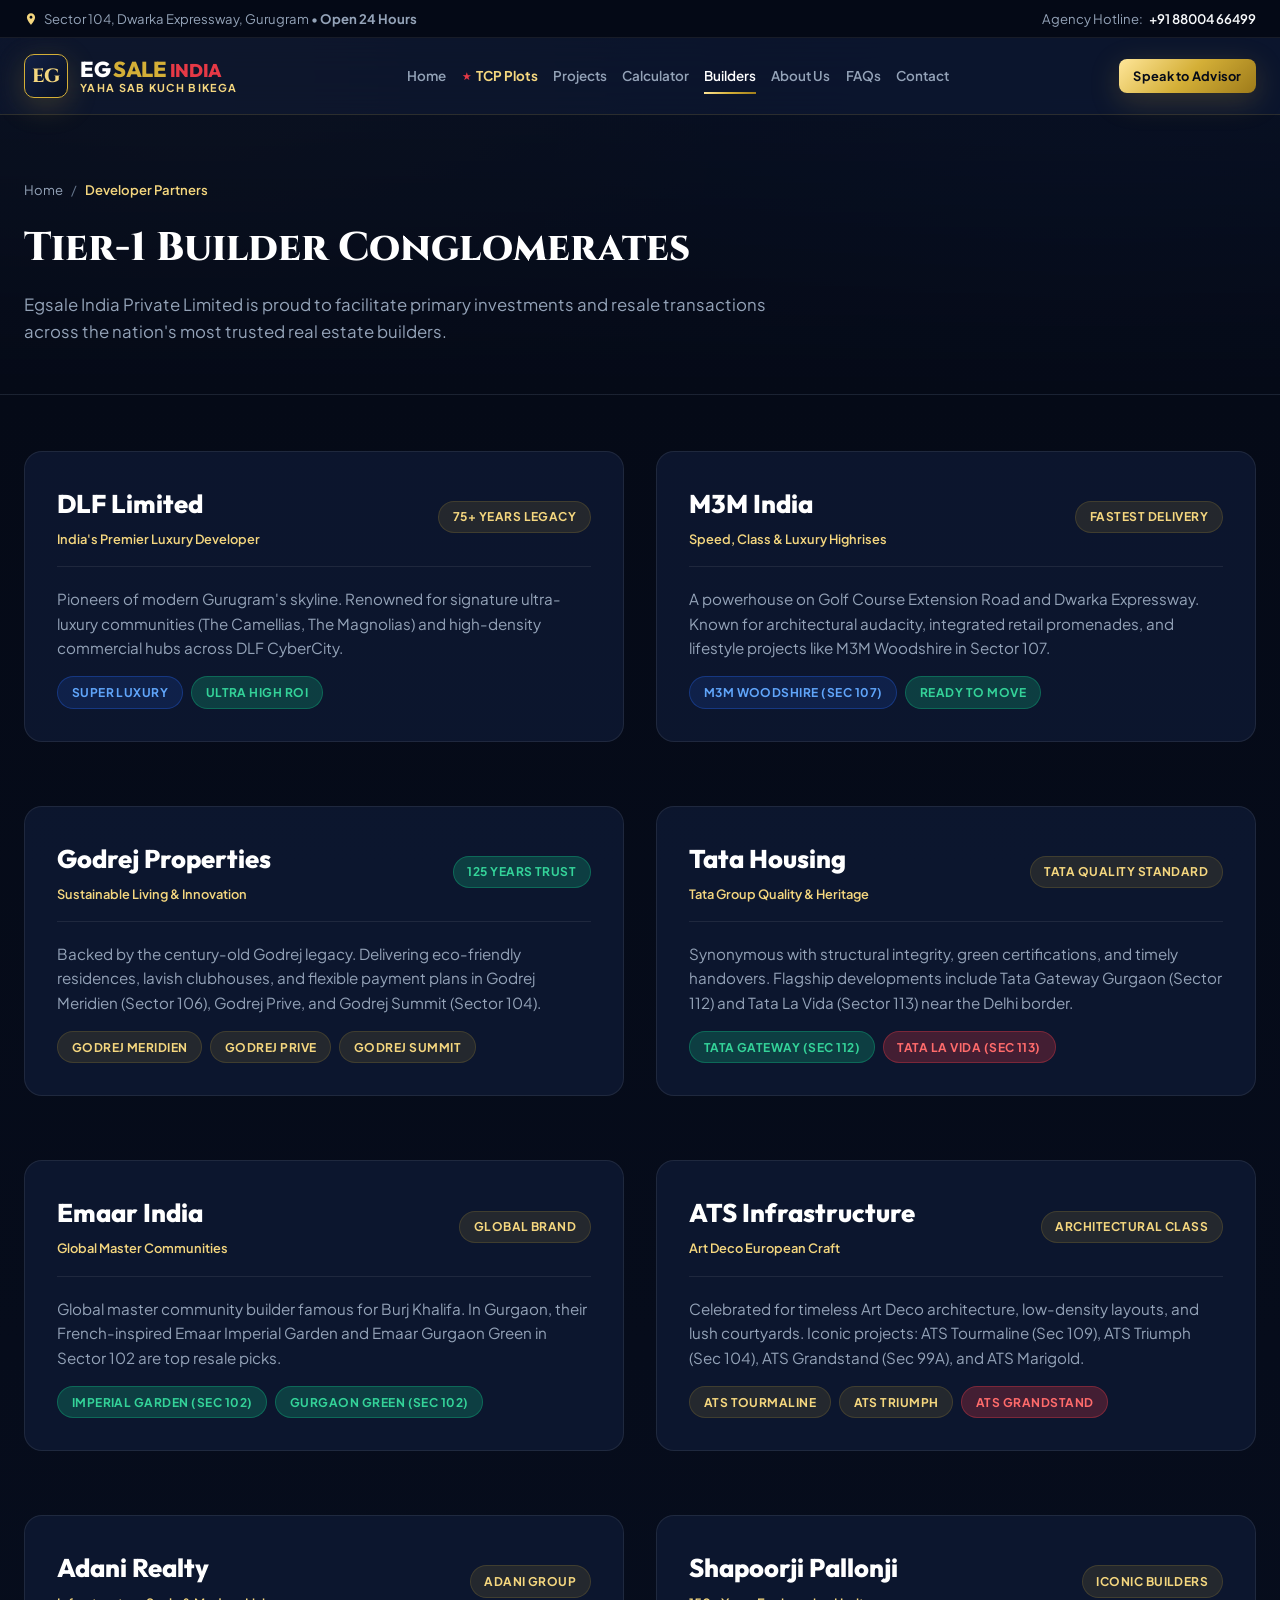
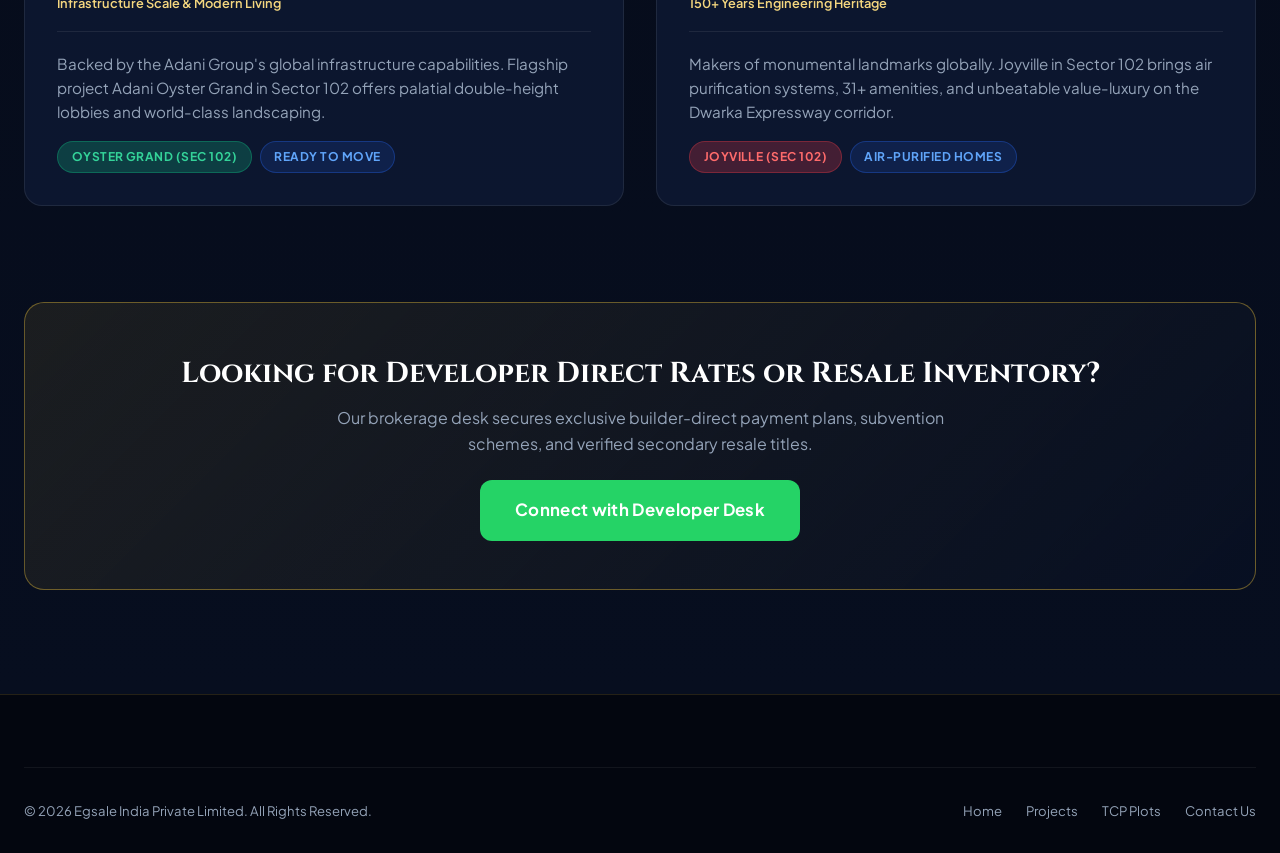
<file: builders.html>
<!DOCTYPE html>
<html lang="en">
<head>
  <meta charset="UTF-8">
  <meta name="viewport" content="width=device-width, initial-scale=1.0">
  <title>Tier-1 Builder Partners & Developers in Gurgaon | Egsale India</title>
  <meta name="description" content="Discover top real estate developers in Gurgaon: DLF, M3M, Godrej, Tata Housing, Emaar, Adani, ATS, Shapoorji, AIPL, IREO. Accredited channel partnership via Egsale India.">
  
  <link rel="icon" type="image/svg+xml" href="data:image/svg+xml,<svg xmlns='http://www.w3.org/2000/svg' viewBox='0 0 100 100'><rect width='100' height='100' rx='20' fill='%23081023'/><text x='50%' y='60%' font-size='50' font-family='sans-serif' font-weight='bold' fill='%23d4af37' text-anchor='middle'>EG</text></svg>">
  <link rel="stylesheet" href="css/style.css">
</head>
<body class="page-builders">

  <!-- Top Announcement Bar -->
  <div class="top-bar">
    <div class="container top-bar-content">
      <div class="top-bar-item">
        <svg width="14" height="14" viewBox="0 0 24 24" fill="currentColor"><path d="M12 2C8.13 2 5 5.13 5 9c0 5.25 7 13 7 13s7-7.75 7-13c0-3.87-3.13-7-7-7zm0 9.5c-1.38 0-2.5-1.12-2.5-2.5s1.12-2.5 2.5-2.5 2.5 1.12 2.5 2.5-1.12 2.5-2.5 2.5z"/></svg>
        <span>Sector 104, Dwarka Expressway, Gurugram • <strong>Open 24 Hours</strong></span>
      </div>
      <div class="top-bar-contacts">
        <div class="top-bar-item">
          <span>Agency Hotline:</span>
          <a href="tel:+918800466499" class="top-bar-link">+91 88004 66499</a>
        </div>
      </div>
    </div>
  </div>

  <!-- Header -->
  <header class="site-header">
    <div class="container-header header-inner">
      <a href="index.html" class="brand-logo" aria-label="Egsale India Home">
        <div class="logo-badge">EG</div>
        <div class="logo-text">
          <div class="logo-name">EG<span>SALE</span> <span class="logo-in">INDIA</span></div>
          <div class="logo-tagline">Yaha Sab Kuch Bikega</div>
        </div>
      </a>

      <nav>
        <ul class="nav-menu" id="nav-menu">
          <li><a href="index.html" class="nav-link">Home</a></li>
          <li><a href="plots.html" class="nav-link nav-highlight-link">TCP Plots</a></li>
          <li><a href="projects.html" class="nav-link">Projects</a></li>
          <li><a href="calculator.html" class="nav-link">Calculator</a></li>
          <li><a href="builders.html" class="nav-link active">Builders</a></li>
          <li><a href="about.html" class="nav-link">About Us</a></li>
          <li><a href="faq.html" class="nav-link">FAQs</a></li>
          <li><a href="contact.html" class="nav-link">Contact</a></li>
          <li class="mobile-only-menu-cta" style="margin-top: 0.75rem; padding-top: 0.75rem; border-top: 1px solid rgba(255,255,255,0.08); display: flex; flex-direction: column; gap: 0.6rem;">
            <a href="tel:+918800466499" class="btn btn-gold" style="width: 100%; justify-content: center;">
              📞 Speak to Builder Desk (+91 88004 66499)
            </a>
            <a href="https://wa.me/918800466499?text=Hello%20Egsale%20India,%20I%20want%20to%20know%20about%20builder%20projects." target="_blank" rel="noopener" class="btn btn-whatsapp" style="width: 100%; justify-content: center;">
              💬 Chat on WhatsApp
            </a>
          </li>
        </ul>
      </nav>

      <div class="header-actions">
        <a href="contact.html" class="btn btn-gold btn-sm header-action-btn-desktop">
          Speak to Advisor
        </a>
        <a href="tel:+918800466499" class="header-phone-quick" aria-label="Call Egsale India 24/7">
          <svg width="18" height="18" viewBox="0 0 24 24" fill="currentColor"><path d="M6.62 10.79c1.44 2.83 3.76 5.14 6.59 6.59l2.2-2.2c.27-.27.67-.36 1.02-.24 1.12.37 2.33.57 3.57.57.55 0 1 .45 1 1V20c0 .55-.45 1-1 1-9.39 0-17-7.61-17-17 0-.55.45-1 1-1h3.5c.55 0 1 .45 1 1 0 1.25.2 2.45.57 3.57.11.35.03.74-.25 1.02l-2.2 2.2z"/></svg>
        </a>
        <button class="mobile-toggle" id="mobile-toggle" aria-label="Toggle navigation menu">
          <span></span><span></span><span></span>
        </button>
      </div>
    </div>
  </header>

  <!-- PAGE BANNER -->
  <section class="page-banner">
    <div class="container">
      <div class="breadcrumbs">
        <a href="index.html">Home</a>
        <span>/</span>
        <span class="current">Developer Partners</span>
      </div>
      <h1 class="page-title">Tier-1 Builder Conglomerates</h1>
      <p class="page-subtitle">
        Egsale India Private Limited is proud to facilitate primary investments and resale transactions across the nation's most trusted real estate builders.
      </p>
    </div>
  </section>

  <!-- BUILDERS LISTING -->
  <section class="section-directory" style="padding-top: 3.5rem;">
    <div class="container">
      
      <div class="responsive-grid-2" style="display: grid; grid-template-columns: repeat(2, 1fr); gap: 2rem;">
        
        <!-- DLF -->
        <div class="builder-full-card">
          <div class="builder-full-header">
            <div>
              <div class="builder-full-name">DLF Limited</div>
              <span style="font-size: 0.8rem; color: var(--gold-light); font-weight: 600;">India's Premier Luxury Developer</span>
            </div>
            <span class="badge badge-gold">75+ Years Legacy</span>
          </div>
          <p style="color: var(--text-muted); font-size: 0.95rem; line-height: 1.6; margin-bottom: 1rem;">
            Pioneers of modern Gurugram's skyline. Renowned for signature ultra-luxury communities (The Camellias, The Magnolias) and high-density commercial hubs across DLF CyberCity.
          </p>
          <div class="builder-project-tags">
            <span class="badge badge-blue">Super Luxury</span>
            <span class="badge badge-emerald">Ultra High ROI</span>
          </div>
        </div>

        <!-- M3M -->
        <div class="builder-full-card">
          <div class="builder-full-header">
            <div>
              <div class="builder-full-name">M3M India</div>
              <span style="font-size: 0.8rem; color: var(--gold-light); font-weight: 600;">Speed, Class & Luxury Highrises</span>
            </div>
            <span class="badge badge-gold">Fastest Delivery</span>
          </div>
          <p style="color: var(--text-muted); font-size: 0.95rem; line-height: 1.6; margin-bottom: 1rem;">
            A powerhouse on Golf Course Extension Road and Dwarka Expressway. Known for architectural audacity, integrated retail promenades, and lifestyle projects like M3M Woodshire in Sector 107.
          </p>
          <div class="builder-project-tags">
            <span class="badge badge-blue">M3M Woodshire (Sec 107)</span>
            <span class="badge badge-emerald">Ready to Move</span>
          </div>
        </div>

        <!-- Godrej -->
        <div class="builder-full-card">
          <div class="builder-full-header">
            <div>
              <div class="builder-full-name">Godrej Properties</div>
              <span style="font-size: 0.8rem; color: var(--gold-light); font-weight: 600;">Sustainable Living & Innovation</span>
            </div>
            <span class="badge badge-emerald">125 Years Trust</span>
          </div>
          <p style="color: var(--text-muted); font-size: 0.95rem; line-height: 1.6; margin-bottom: 1rem;">
            Backed by the century-old Godrej legacy. Delivering eco-friendly residences, lavish clubhouses, and flexible payment plans in Godrej Meridien (Sector 106), Godrej Prive, and Godrej Summit (Sector 104).
          </p>
          <div class="builder-project-tags">
            <span class="badge badge-gold">Godrej Meridien</span>
            <span class="badge badge-gold">Godrej Prive</span>
            <span class="badge badge-gold">Godrej Summit</span>
          </div>
        </div>

        <!-- Tata Housing -->
        <div class="builder-full-card">
          <div class="builder-full-header">
            <div>
              <div class="builder-full-name">Tata Housing</div>
              <span style="font-size: 0.8rem; color: var(--gold-light); font-weight: 600;">Tata Group Quality & Heritage</span>
            </div>
            <span class="badge badge-gold">Tata Quality Standard</span>
          </div>
          <p style="color: var(--text-muted); font-size: 0.95rem; line-height: 1.6; margin-bottom: 1rem;">
            Synonymous with structural integrity, green certifications, and timely handovers. Flagship developments include Tata Gateway Gurgaon (Sector 112) and Tata La Vida (Sector 113) near the Delhi border.
          </p>
          <div class="builder-project-tags">
            <span class="badge badge-emerald">Tata Gateway (Sec 112)</span>
            <span class="badge badge-ruby">Tata La Vida (Sec 113)</span>
          </div>
        </div>

        <!-- Emaar India -->
        <div class="builder-full-card">
          <div class="builder-full-header">
            <div>
              <div class="builder-full-name">Emaar India</div>
              <span style="font-size: 0.8rem; color: var(--gold-light); font-weight: 600;">Global Master Communities</span>
            </div>
            <span class="badge badge-gold">Global Brand</span>
          </div>
          <p style="color: var(--text-muted); font-size: 0.95rem; line-height: 1.6; margin-bottom: 1rem;">
            Global master community builder famous for Burj Khalifa. In Gurgaon, their French-inspired Emaar Imperial Garden and Emaar Gurgaon Green in Sector 102 are top resale picks.
          </p>
          <div class="builder-project-tags">
            <span class="badge badge-emerald">Imperial Garden (Sec 102)</span>
            <span class="badge badge-emerald">Gurgaon Green (Sec 102)</span>
          </div>
        </div>

        <!-- ATS Infrastructure -->
        <div class="builder-full-card">
          <div class="builder-full-header">
            <div>
              <div class="builder-full-name">ATS Infrastructure</div>
              <span style="font-size: 0.8rem; color: var(--gold-light); font-weight: 600;">Art Deco European Craft</span>
            </div>
            <span class="badge badge-gold">Architectural Class</span>
          </div>
          <p style="color: var(--text-muted); font-size: 0.95rem; line-height: 1.6; margin-bottom: 1rem;">
            Celebrated for timeless Art Deco architecture, low-density layouts, and lush courtyards. Iconic projects: ATS Tourmaline (Sec 109), ATS Triumph (Sec 104), ATS Grandstand (Sec 99A), and ATS Marigold.
          </p>
          <div class="builder-project-tags">
            <span class="badge badge-gold">ATS Tourmaline</span>
            <span class="badge badge-gold">ATS Triumph</span>
            <span class="badge badge-ruby">ATS Grandstand</span>
          </div>
        </div>

        <!-- Adani Realty -->
        <div class="builder-full-card">
          <div class="builder-full-header">
            <div>
              <div class="builder-full-name">Adani Realty</div>
              <span style="font-size: 0.8rem; color: var(--gold-light); font-weight: 600;">Infrastructure Scale & Modern Living</span>
            </div>
            <span class="badge badge-gold">Adani Group</span>
          </div>
          <p style="color: var(--text-muted); font-size: 0.95rem; line-height: 1.6; margin-bottom: 1rem;">
            Backed by the Adani Group's global infrastructure capabilities. Flagship project Adani Oyster Grand in Sector 102 offers palatial double-height lobbies and world-class landscaping.
          </p>
          <div class="builder-project-tags">
            <span class="badge badge-emerald">Oyster Grand (Sec 102)</span>
            <span class="badge badge-blue">Ready to Move</span>
          </div>
        </div>

        <!-- Shapoorji Pallonji -->
        <div class="builder-full-card">
          <div class="builder-full-header">
            <div>
              <div class="builder-full-name">Shapoorji Pallonji</div>
              <span style="font-size: 0.8rem; color: var(--gold-light); font-weight: 600;">150+ Years Engineering Heritage</span>
            </div>
            <span class="badge badge-gold">Iconic Builders</span>
          </div>
          <p style="color: var(--text-muted); font-size: 0.95rem; line-height: 1.6; margin-bottom: 1rem;">
            Makers of monumental landmarks globally. Joyville in Sector 102 brings air purification systems, 31+ amenities, and unbeatable value-luxury on the Dwarka Expressway corridor.
          </p>
          <div class="builder-project-tags">
            <span class="badge badge-ruby">Joyville (Sec 102)</span>
            <span class="badge badge-blue">Air-Purified Homes</span>
          </div>
        </div>

      </div>

      <!-- Advisory Box -->
      <div style="margin-top: 4rem; text-align: center; background: linear-gradient(135deg, rgba(212, 175, 55, 0.1) 0%, rgba(8, 16, 35, 0.9) 100%); border: 1.5px solid var(--border-glow); border-radius: 20px; padding: 3rem;">
        <h3 style="font-family: var(--font-heading); font-size: 1.8rem; color: #ffffff; margin-bottom: 0.5rem;">
          Looking for Developer Direct Rates or Resale Inventory?
        </h3>
        <p style="color: var(--text-muted); font-size: 1rem; max-width: 650px; margin: 0 auto 1.5rem;">
          Our brokerage desk secures exclusive builder-direct payment plans, subvention schemes, and verified secondary resale titles.
        </p>
        <a href="https://wa.me/918800466499?text=Hello%20Egsale%20India,%20I%20want%20to%20inquire%20about%20primary%20and%20resale%20units%20with%20your%20builder%20partners." 
           target="_blank" rel="noopener" class="btn btn-whatsapp btn-lg">
          Connect with Developer Desk
        </a>
      </div>

    </div>
  </section>

  <!-- FOOTER -->
  <footer class="site-footer">
    <div class="container">
      <div class="footer-bottom">
        <div>© 2026 Egsale India Private Limited. All Rights Reserved.</div>
        <div class="footer-legal-links">
          <a href="index.html">Home</a>
          <a href="projects.html">Projects</a>
          <a href="plots.html">TCP Plots</a>
          <a href="contact.html">Contact Us</a>
        </div>
      </div>
    </div>
  </footer>

  <script src="js/data.js"></script>
  <script src="js/app.js"></script>
</body>
</html>
</file>
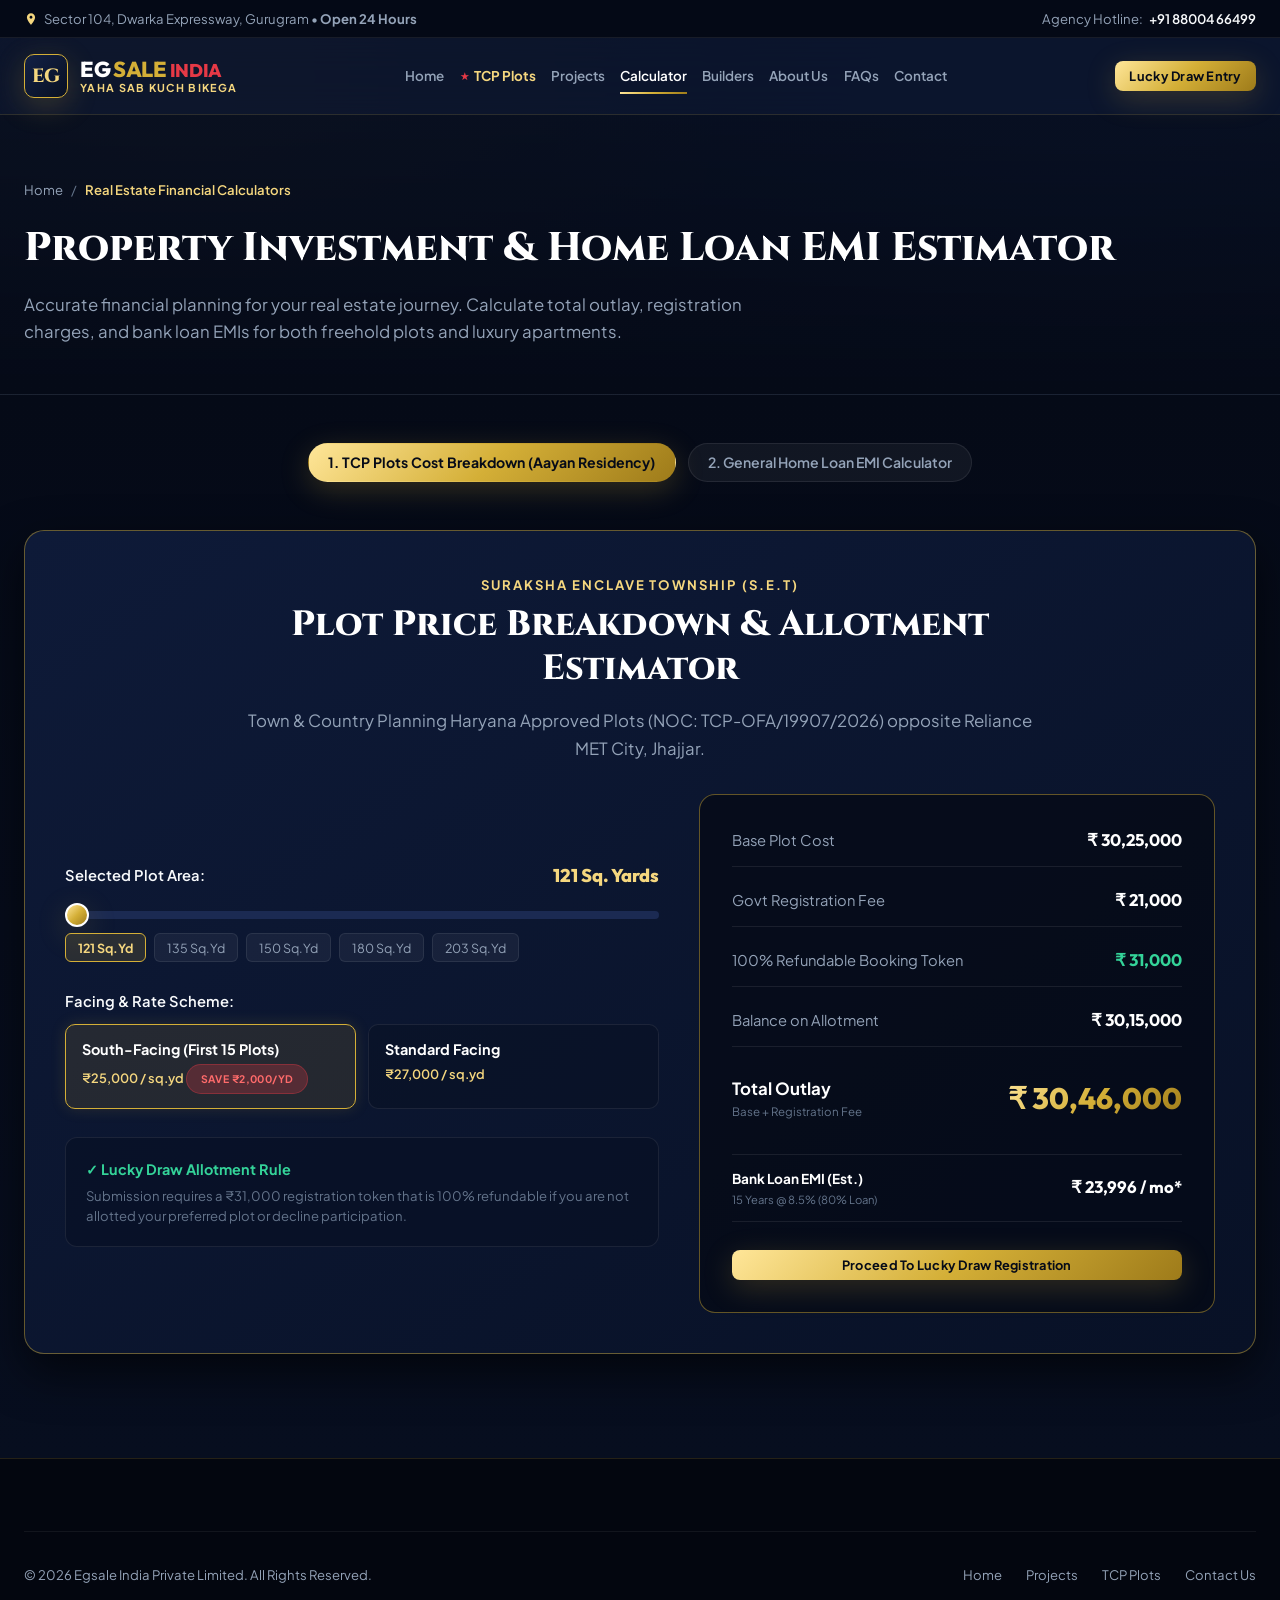
<file: calculator.html>
<!DOCTYPE html>
<html lang="en">
<head>
  <meta charset="UTF-8">
  <meta name="viewport" content="width=device-width, initial-scale=1.0">
  <title>Real Estate Price & Home Loan EMI Calculator | Egsale India</title>
  <meta name="description" content="Calculate plot investment for Aayan Residency (Suraksha Enclave) and bank home loan EMIs for Gurgaon residential projects. Complete transparent cost breakdowns.">
  
  <link rel="icon" type="image/svg+xml" href="data:image/svg+xml,<svg xmlns='http://www.w3.org/2000/svg' viewBox='0 0 100 100'><rect width='100' height='100' rx='20' fill='%23081023'/><text x='50%' y='60%' font-size='50' font-family='sans-serif' font-weight='bold' fill='%23d4af37' text-anchor='middle'>EG</text></svg>">
  <link rel="stylesheet" href="css/style.css">
</head>
<body class="page-calculator">

  <!-- Top Announcement Bar -->
  <div class="top-bar">
    <div class="container top-bar-content">
      <div class="top-bar-item">
        <svg width="14" height="14" viewBox="0 0 24 24" fill="currentColor"><path d="M12 2C8.13 2 5 5.13 5 9c0 5.25 7 13 7 13s7-7.75 7-13c0-3.87-3.13-7-7-7zm0 9.5c-1.38 0-2.5-1.12-2.5-2.5s1.12-2.5 2.5-2.5 2.5 1.12 2.5 2.5-1.12 2.5-2.5 2.5z"/></svg>
        <span>Sector 104, Dwarka Expressway, Gurugram • <strong>Open 24 Hours</strong></span>
      </div>
      <div class="top-bar-contacts">
        <div class="top-bar-item">
          <span>Agency Hotline:</span>
          <a href="tel:+918800466499" class="top-bar-link">+91 88004 66499</a>
        </div>
      </div>
    </div>
  </div>

  <!-- Header -->
  <header class="site-header">
    <div class="container-header header-inner">
      <a href="index.html" class="brand-logo" aria-label="Egsale India Home">
        <div class="logo-badge">EG</div>
        <div class="logo-text">
          <div class="logo-name">EG<span>SALE</span> <span class="logo-in">INDIA</span></div>
          <div class="logo-tagline">Yaha Sab Kuch Bikega</div>
        </div>
      </a>

      <nav>
        <ul class="nav-menu" id="nav-menu">
          <li><a href="index.html" class="nav-link">Home</a></li>
          <li><a href="plots.html" class="nav-link nav-highlight-link">TCP Plots</a></li>
          <li><a href="projects.html" class="nav-link">Projects</a></li>
          <li><a href="calculator.html" class="nav-link active">Calculator</a></li>
          <li><a href="builders.html" class="nav-link">Builders</a></li>
          <li><a href="about.html" class="nav-link">About Us</a></li>
          <li><a href="faq.html" class="nav-link">FAQs</a></li>
          <li><a href="contact.html" class="nav-link">Contact</a></li>
          <li class="mobile-only-menu-cta" style="margin-top: 0.75rem; padding-top: 0.75rem; border-top: 1px solid rgba(255,255,255,0.08); display: flex; flex-direction: column; gap: 0.6rem;">
            <button class="btn btn-gold" style="width: 100%; justify-content: center;" onclick="openWizardModal()">
              ★ Enter Lucky Draw (₹31,000 Refundable)
            </button>
            <a href="tel:+918800466499" class="btn btn-whatsapp" style="width: 100%; justify-content: center;">
              📞 Call Advisor (+91 88004 66499)
            </a>
          </li>
        </ul>
      </nav>

      <div class="header-actions">
        <button class="btn btn-gold btn-sm header-action-btn-desktop" onclick="openWizardModal()">
          Lucky Draw Entry
        </button>
        <a href="tel:+918800466499" class="header-phone-quick" aria-label="Call Egsale India 24/7">
          <svg width="18" height="18" viewBox="0 0 24 24" fill="currentColor"><path d="M6.62 10.79c1.44 2.83 3.76 5.14 6.59 6.59l2.2-2.2c.27-.27.67-.36 1.02-.24 1.12.37 2.33.57 3.57.57.55 0 1 .45 1 1V20c0 .55-.45 1-1 1-9.39 0-17-7.61-17-17 0-.55.45-1 1-1h3.5c.55 0 1 .45 1 1 0 1.25.2 2.45.57 3.57.11.35.03.74-.25 1.02l-2.2 2.2z"/></svg>
        </a>
        <button class="mobile-toggle" id="mobile-toggle" aria-label="Toggle navigation menu">
          <span></span><span></span><span></span>
        </button>
      </div>
    </div>
  </header>

  <!-- PAGE BANNER -->
  <section class="page-banner">
    <div class="container">
      <div class="breadcrumbs">
        <a href="index.html">Home</a>
        <span>/</span>
        <span class="current">Real Estate Financial Calculators</span>
      </div>
      <h1 class="page-title">Property Investment & Home Loan EMI Estimator</h1>
      <p class="page-subtitle">
        Accurate financial planning for your real estate journey. Calculate total outlay, registration charges, and bank loan EMIs for both freehold plots and luxury apartments.
      </p>
    </div>
  </section>

  <!-- CALCULATOR SECTION -->
  <section class="section-directory" style="padding-top: 3rem;">
    <div class="container">
      
      <!-- Tab Selector -->
      <div class="faq-tab-bar" style="margin-bottom: 3rem;">
        <button class="faq-tab-btn active" id="tab-plot-calc" onclick="switchCalc('plot')">
          1. TCP Plots Cost Breakdown (Aayan Residency)
        </button>
        <button class="faq-tab-btn" id="tab-loan-calc" onclick="switchCalc('loan')">
          2. General Home Loan EMI Calculator
        </button>
      </div>

      <!-- CALCULATOR 1: TCP PLOTS -->
      <div id="plot-calc-container">
        <div class="calculator-card">
          <div class="section-head" style="margin-bottom: 2rem;">
            <div class="section-subtitle">Suraksha Enclave Township (S.E.T)</div>
            <h2 class="section-title" style="font-size: 2.2rem;">Plot Price Breakdown & Allotment Estimator</h2>
            <p class="section-desc">Town & Country Planning Haryana Approved Plots (NOC: TCP-OFA/19907/2026) opposite Reliance MET City, Jhajjar.</p>
          </div>

          <div class="calculator-grid">
            <div class="calc-inputs">
              <div>
                <div class="calc-group-label">
                  <span>Selected Plot Area:</span>
                  <span class="calc-val-display" id="plot-size-val">121 Sq. Yards</span>
                </div>
                <input type="range" min="121" max="203" step="1" value="121" class="calc-range-slider" id="plot-size-slider">
                
                <div class="plot-presets">
                  <button class="preset-btn active" data-size="121">121 Sq.Yd</button>
                  <button class="preset-btn" data-size="135">135 Sq.Yd</button>
                  <button class="preset-btn" data-size="150">150 Sq.Yd</button>
                  <button class="preset-btn" data-size="180">180 Sq.Yd</button>
                  <button class="preset-btn" data-size="203">203 Sq.Yd</button>
                </div>
              </div>

              <div>
                <div class="calc-group-label">
                  <span>Facing & Rate Scheme:</span>
                </div>
                <div class="facing-selector">
                  <div class="facing-option active" data-rate="25000">
                    <div class="facing-name">South-Facing (First 15 Plots)</div>
                    <div class="facing-rate">₹25,000 / sq.yd <span class="badge badge-ruby" style="font-size: 0.65rem;">Save ₹2,000/yd</span></div>
                  </div>
                  <div class="facing-option" data-rate="27000">
                    <div class="facing-name">Standard Facing</div>
                    <div class="facing-rate">₹27,000 / sq.yd</div>
                  </div>
                </div>
              </div>

              <div style="background: rgba(8, 16, 35, 0.6); padding: 1.25rem; border-radius: 12px; border: 1px solid var(--border-glass);">
                <div style="color: var(--emerald-light); font-weight: 700; font-size: 0.9rem; margin-bottom: 0.35rem;">
                  ✓ Lucky Draw Allotment Rule
                </div>
                <p style="color: var(--text-dim); font-size: 0.82rem; line-height: 1.5;">
                  Submission requires a ₹31,000 registration token that is 100% refundable if you are not allotted your preferred plot or decline participation.
                </p>
              </div>
            </div>

            <div class="calc-results-panel">
              <div class="result-row">
                <span>Base Plot Cost</span>
                <span class="result-val" id="calc-base-cost">₹ 30,25,000</span>
              </div>
              <div class="result-row">
                <span>Govt Registration Fee</span>
                <span class="result-val" id="calc-reg-fee">₹ 21,000</span>
              </div>
              <div class="result-row">
                <span>100% Refundable Booking Token</span>
                <span class="result-val" style="color: var(--emerald-light);" id="calc-booking-amt">₹ 31,000</span>
              </div>
              <div class="result-row">
                <span>Balance on Allotment</span>
                <span class="result-val" id="calc-balance-cost">₹ 30,15,000</span>
              </div>
              <div class="result-row highlight">
                <div>
                  <div class="result-total-label">Total Outlay</div>
                  <div style="font-size: 0.72rem; color: var(--text-dim);">Base + Registration Fee</div>
                </div>
                <div class="result-total-val" id="calc-total-cost">₹ 30,46,000</div>
              </div>
              <div class="result-row" style="border-top: 1px solid var(--border-glass); padding-top: 0.75rem;">
                <div>
                  <span style="font-size: 0.85rem; font-weight: 700; color: #ffffff;">Bank Loan EMI (Est.)</span>
                  <div style="font-size: 0.7rem; color: var(--text-dim);">15 Years @ 8.5% (80% Loan)</div>
                </div>
                <span class="result-val text-gold" id="calc-estimated-emi">₹ 24,047 / mo*</span>
              </div>

              <button class="btn btn-gold btn-sm" style="margin-top: 0.5rem;" onclick="openWizardModal()">
                Proceed To Lucky Draw Registration
              </button>
            </div>
          </div>
        </div>
      </div>

      <!-- CALCULATOR 2: HOME LOAN EMI -->
      <div id="loan-calc-container" style="display: none;">
        <div class="calculator-card">
          <div class="section-head" style="margin-bottom: 2rem;">
            <div class="section-subtitle">Pan-Bank Mortgage Tool</div>
            <h2 class="section-title" style="font-size: 2.2rem;">Home Loan EMI & Interest Calculator</h2>
            <p class="section-desc">Estimate monthly repayments for primary and resale flats across major lenders (HDFC, SBI, ICICI, Axis).</p>
          </div>

          <div class="calculator-grid">
            <div class="calc-inputs">
              <!-- Loan Amount -->
              <div>
                <div class="calc-group-label">
                  <span>Loan Amount:</span>
                  <span class="calc-val-display" id="loan-amt-val">₹ 1,00,00,000 (1 Cr)</span>
                </div>
                <input type="range" min="1000000" max="50000000" step="500000" value="10000000" class="calc-range-slider" id="loan-amt-slider">
              </div>

              <!-- Interest Rate -->
              <div>
                <div class="calc-group-label">
                  <span>Interest Rate (% p.a.):</span>
                  <span class="calc-val-display" id="loan-rate-val">8.5%</span>
                </div>
                <input type="range" min="7.0" max="12.0" step="0.1" value="8.5" class="calc-range-slider" id="loan-rate-slider">
              </div>

              <!-- Tenure -->
              <div>
                <div class="calc-group-label">
                  <span>Loan Tenure (Years):</span>
                  <span class="calc-val-display" id="loan-tenure-val">20 Years</span>
                </div>
                <input type="range" min="5" max="30" step="1" value="20" class="calc-range-slider" id="loan-tenure-slider">
              </div>
            </div>

            <!-- Loan Results -->
            <div class="calc-results-panel">
              <div class="result-row">
                <span>Principal Loan Amount</span>
                <span class="result-val" id="hl-principal">₹ 1,00,00,000</span>
              </div>
              <div class="result-row">
                <span>Total Interest Payable</span>
                <span class="result-val text-gold" id="hl-interest">₹ 1,08,52,563</span>
              </div>
              <div class="result-row highlight">
                <div>
                  <div class="result-total-label">Monthly EMI</div>
                  <div style="font-size: 0.72rem; color: var(--text-dim);">Equated Monthly Instalment</div>
                </div>
                <div class="result-total-val" id="hl-emi">₹ 86,782</div>
              </div>
              <div class="result-row" style="border-top: 1px solid var(--border-glass); padding-top: 0.75rem;">
                <div>
                  <span style="font-size: 0.85rem; font-weight: 700; color: #ffffff;">Total Payment</span>
                  <div style="font-size: 0.7rem; color: var(--text-dim);">Principal + Total Interest</div>
                </div>
                <span class="result-val" id="hl-total">₹ 2,08,52,563</span>
              </div>

              <a href="https://wa.me/918800466499?text=Hello%20Egsale%20India,%20I%20need%20assistance%20with%20bank%20loan%20pre-approval%20for%20a%20Gurgaon%20property." 
                 target="_blank" rel="noopener" class="btn btn-whatsapp btn-sm" style="margin-top: 0.5rem;">
                Get Bank Loan Pre-Approval Assistance
              </a>
            </div>
          </div>
        </div>
      </div>

    </div>
  </section>

  <!-- FOOTER -->
  <footer class="site-footer">
    <div class="container">
      <div class="footer-bottom">
        <div>© 2026 Egsale India Private Limited. All Rights Reserved.</div>
        <div class="footer-legal-links">
          <a href="index.html">Home</a>
          <a href="projects.html">Projects</a>
          <a href="plots.html">TCP Plots</a>
          <a href="contact.html">Contact Us</a>
        </div>
      </div>
    </div>
  </footer>

  <!-- MODAL: LUCKY DRAW WIZARD -->
  <div class="modal-overlay" id="wizard-modal">
    <div class="modal-dialog">
      <button class="modal-close-btn" onclick="closeModal('wizard-modal')">✕</button>
      <div style="text-align: center; margin-bottom: 1.5rem;">
        <span class="badge badge-emerald">TCP Govt-Approved (NOC: TCP-OFA/19907/2026)</span>
        <h3 style="font-family: var(--font-heading); font-size: 1.6rem; color: #ffffff; margin-top: 0.5rem;">
          Aayan Residency Lucky Draw Entry
        </h3>
        <p style="color: var(--text-muted); font-size: 0.88rem;">₹31,000 Fully Refundable Booking Token</p>
      </div>

      <div class="wizard-progress-bar">
        <div class="wizard-step active" id="wiz-ind-1"><div class="wizard-step-circle">1</div><span class="wizard-step-label">Applicant</span></div>
        <div class="wizard-step" id="wiz-ind-2"><div class="wizard-step-circle">2</div><span class="wizard-step-label">Plot Choice</span></div>
        <div class="wizard-step" id="wiz-ind-3"><div class="wizard-step-circle">3</div><span class="wizard-step-label">Confirmation</span></div>
      </div>

      <div class="wizard-content-step active" id="wizard-step-1">
        <div class="form-group"><label class="form-label">Full Name *</label><input type="text" id="w-name" class="form-input" placeholder="Your Name" required></div>
        <div class="form-group"><label class="form-label">WhatsApp Number *</label><input type="tel" id="w-phone" class="form-input" placeholder="+91 98100 XXXXX" required></div>
        <div class="form-group"><label class="form-label">City of Residence</label><input type="text" id="w-city" class="form-input" placeholder="e.g. Gurugram / Delhi"></div>
        <button class="btn btn-gold" style="width: 100%; margin-top: 1rem;" onclick="nextWizardStep()">Continue →</button>
      </div>

      <div class="wizard-content-step" id="wizard-step-2">
        <div class="form-group">
          <label class="form-label">Plot Size (Sq. Yards) *</label>
          <select id="w-plot-size" class="form-input">
            <option value="121">121 Sq. Yards</option>
            <option value="135">135 Sq. Yards</option>
            <option value="150">150 Sq. Yards</option>
            <option value="180">180 Sq. Yards</option>
            <option value="203">203 Sq. Yards</option>
          </select>
        </div>
        <div class="form-group">
          <label class="form-label">Facing Preference</label>
          <select id="w-facing" class="form-input">
            <option value="South-Facing Promo">South-Facing (Special Promo @ ₹25,000/yd)</option>
            <option value="Standard Facing">North / East Facing (@ ₹27,000/yd)</option>
          </select>
        </div>
        <div style="display: flex; gap: 1rem; margin-top: 1rem;">
          <button class="btn btn-outline-gold" style="flex: 1;" onclick="prevWizardStep()">← Back</button>
          <button class="btn btn-gold" style="flex: 1;" onclick="nextWizardStep()">Review →</button>
        </div>
      </div>

      <div class="wizard-content-step" id="wizard-step-3">
        <div id="w-summary-box" style="background: rgba(8, 16, 35, 0.75); border: 1px solid var(--border-glass); border-radius: 12px; padding: 1.25rem; margin-bottom: 1.5rem;"></div>
        <div style="display: flex; gap: 1rem;">
          <button class="btn btn-outline-gold" style="flex: 1;" onclick="prevWizardStep()">← Edit</button>
          <button class="btn btn-gold" style="flex: 1.5;" onclick="submitWizardEntry(event)">Submit Allotment Token</button>
        </div>
      </div>
    </div>
  </div>

  <script src="js/data.js"></script>
  <script src="js/app.js"></script>
  <script>
    function switchCalc(mode) {
      document.getElementById('plot-calc-container').style.display = mode === 'plot' ? 'block' : 'none';
      document.getElementById('loan-calc-container').style.display = mode === 'loan' ? 'block' : 'none';
      document.getElementById('tab-plot-calc').classList.toggle('active', mode === 'plot');
      document.getElementById('tab-loan-calc').classList.toggle('active', mode === 'loan');
    }

    // Home loan calculation
    const hlAmountSlider = document.getElementById('loan-amt-slider');
    const hlRateSlider = document.getElementById('loan-rate-slider');
    const hlTenureSlider = document.getElementById('loan-tenure-slider');

    function calculateHomeLoan() {
      const P = parseFloat(hlAmountSlider.value);
      const annualRate = parseFloat(hlRateSlider.value);
      const tenureYears = parseInt(hlTenureSlider.value, 10);

      const r = annualRate / (12 * 100);
      const n = tenureYears * 12;

      const emi = Math.round((P * r * Math.pow(1 + r, n)) / (Math.pow(1 + r, n) - 1));
      const totalPay = emi * n;
      const totalInt = totalPay - P;

      const formatINR = (val) => '₹ ' + Math.round(val).toLocaleString('en-IN');

      document.getElementById('loan-amt-val').textContent = formatINR(P);
      document.getElementById('loan-rate-val').textContent = annualRate.toFixed(1) + '%';
      document.getElementById('loan-tenure-val').textContent = `${tenureYears} Years`;

      document.getElementById('hl-principal').textContent = formatINR(P);
      document.getElementById('hl-interest').textContent = formatINR(totalInt);
      document.getElementById('hl-emi').textContent = formatINR(emi);
      document.getElementById('hl-total').textContent = formatINR(totalPay);
    }

    hlAmountSlider.addEventListener('input', calculateHomeLoan);
    hlRateSlider.addEventListener('input', calculateHomeLoan);
    hlTenureSlider.addEventListener('input', calculateHomeLoan);
    calculateHomeLoan();
  </script>
</body>
</html>
</file>
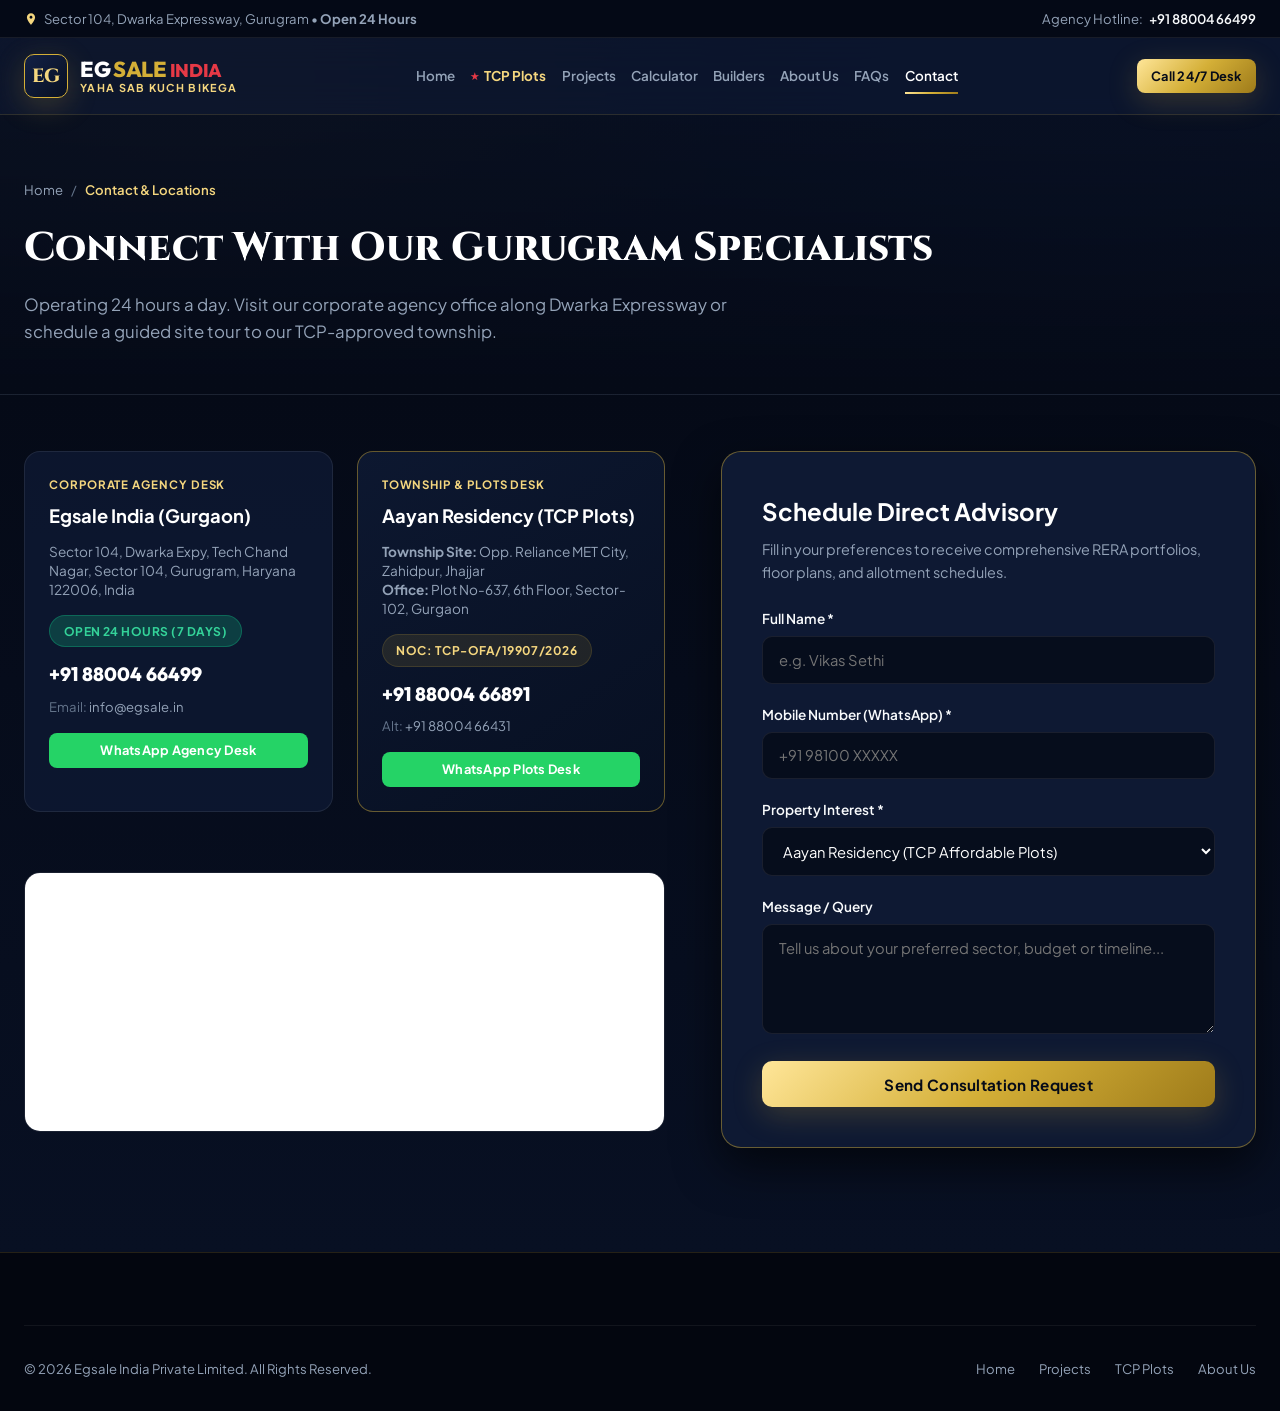
<file: contact.html>
<!DOCTYPE html>
<html lang="en">
<head>
  <meta charset="UTF-8">
  <meta name="viewport" content="width=device-width, initial-scale=1.0">
  <title>Contact Us & Office Locations | Egsale India</title>
  <meta name="description" content="Contact Egsale India Private Limited (Sector 104, Dwarka Expy, Gurugram) and Aayan Residency TCP Plots Desk (Sector 102). Open 24 hours. Call +91 88004 66499.">
  
  <link rel="icon" type="image/svg+xml" href="data:image/svg+xml,<svg xmlns='http://www.w3.org/2000/svg' viewBox='0 0 100 100'><rect width='100' height='100' rx='20' fill='%23081023'/><text x='50%' y='60%' font-size='50' font-family='sans-serif' font-weight='bold' fill='%23d4af37' text-anchor='middle'>EG</text></svg>">
  <link rel="stylesheet" href="css/style.css">
</head>
<body class="page-contact">

  <!-- Top Announcement Bar -->
  <div class="top-bar">
    <div class="container top-bar-content">
      <div class="top-bar-item">
        <svg width="14" height="14" viewBox="0 0 24 24" fill="currentColor"><path d="M12 2C8.13 2 5 5.13 5 9c0 5.25 7 13 7 13s7-7.75 7-13c0-3.87-3.13-7-7-7zm0 9.5c-1.38 0-2.5-1.12-2.5-2.5s1.12-2.5 2.5-2.5 2.5 1.12 2.5 2.5-1.12 2.5-2.5 2.5z"/></svg>
        <span>Sector 104, Dwarka Expressway, Gurugram • <strong>Open 24 Hours</strong></span>
      </div>
      <div class="top-bar-contacts">
        <div class="top-bar-item">
          <span>Agency Hotline:</span>
          <a href="tel:+918800466499" class="top-bar-link">+91 88004 66499</a>
        </div>
      </div>
    </div>
  </div>

  <!-- Header -->
  <header class="site-header">
    <div class="container-header header-inner">
      <a href="index.html" class="brand-logo" aria-label="Egsale India Home">
        <div class="logo-badge">EG</div>
        <div class="logo-text">
          <div class="logo-name">EG<span>SALE</span> <span class="logo-in">INDIA</span></div>
          <div class="logo-tagline">Yaha Sab Kuch Bikega</div>
        </div>
      </a>

      <nav>
        <ul class="nav-menu" id="nav-menu">
          <li><a href="index.html" class="nav-link">Home</a></li>
          <li><a href="plots.html" class="nav-link nav-highlight-link">TCP Plots</a></li>
          <li><a href="projects.html" class="nav-link">Projects</a></li>
          <li><a href="calculator.html" class="nav-link">Calculator</a></li>
          <li><a href="builders.html" class="nav-link">Builders</a></li>
          <li><a href="about.html" class="nav-link">About Us</a></li>
          <li><a href="faq.html" class="nav-link">FAQs</a></li>
          <li><a href="contact.html" class="nav-link active">Contact</a></li>
          <li class="mobile-only-menu-cta" style="margin-top: 0.75rem; padding-top: 0.75rem; border-top: 1px solid rgba(255,255,255,0.08); display: flex; flex-direction: column; gap: 0.6rem;">
            <a href="tel:+918800466499" class="btn btn-gold" style="width: 100%; justify-content: center;">
              📞 Call +91 88004 66499 (24 Hours)
            </a>
            <a href="https://wa.me/918800466499?text=Hello%20Egsale%20India" target="_blank" rel="noopener" class="btn btn-whatsapp" style="width: 100%; justify-content: center;">
              💬 Chat on WhatsApp
            </a>
          </li>
        </ul>
      </nav>

      <div class="header-actions">
        <a href="tel:+918800466499" class="btn btn-gold btn-sm header-action-btn-desktop">
          Call 24/7 Desk
        </a>
        <a href="tel:+918800466499" class="header-phone-quick" aria-label="Call Egsale India 24/7">
          <svg width="18" height="18" viewBox="0 0 24 24" fill="currentColor"><path d="M6.62 10.79c1.44 2.83 3.76 5.14 6.59 6.59l2.2-2.2c.27-.27.67-.36 1.02-.24 1.12.37 2.33.57 3.57.57.55 0 1 .45 1 1V20c0 .55-.45 1-1 1-9.39 0-17-7.61-17-17 0-.55.45-1 1-1h3.5c.55 0 1 .45 1 1 0 1.25.2 2.45.57 3.57.11.35.03.74-.25 1.02l-2.2 2.2z"/></svg>
        </a>
        <button class="mobile-toggle" id="mobile-toggle" aria-label="Toggle navigation menu">
          <span></span><span></span><span></span>
        </button>
      </div>
    </div>
  </header>

  <!-- PAGE BANNER -->
  <section class="page-banner">
    <div class="container">
      <div class="breadcrumbs">
        <a href="index.html">Home</a>
        <span>/</span>
        <span class="current">Contact & Locations</span>
      </div>
      <h1 class="page-title">Connect With Our Gurugram Specialists</h1>
      <p class="page-subtitle">
        Operating 24 hours a day. Visit our corporate agency office along Dwarka Expressway or schedule a guided site tour to our TCP-approved township.
      </p>
    </div>
  </section>

  <!-- CONTACT SECTION -->
  <section class="section-contact" style="padding-top: 3.5rem;">
    <div class="container">
      
      <div class="contact-grid">
        
        <!-- Left Panel with Both Desks -->
        <div class="contact-info-panel">
          <div class="contact-dual-desk">
            
            <!-- Corporate Agency Desk -->
            <div class="desk-card">
              <div class="desk-badge">Corporate Agency Desk</div>
              <h3 class="desk-title">Egsale India (Gurgaon)</h3>
              <div class="desk-address">
                Sector 104, Dwarka Expy, Tech Chand Nagar, Sector 104, Gurugram, Haryana 122006, India
              </div>
              <div style="margin-bottom: 0.75rem;">
                <span class="badge badge-emerald">Open 24 Hours (7 Days)</span>
              </div>
              <a href="tel:+918800466499" class="desk-phone">+91 88004 66499</a>
              <div style="font-size: 0.82rem; color: var(--text-dim); margin-bottom: 1rem;">
                Email: <a href="mailto:info@egsale.in" style="color: var(--text-muted);">info@egsale.in</a>
              </div>
              <a href="https://wa.me/918800466499?text=Hello%20Egsale%20India,%20I%20want%20to%20inquire%20about%20Gurgaon%20residential%20properties." 
                 target="_blank" rel="noopener" class="btn btn-whatsapp btn-sm" style="width: 100%;">
                WhatsApp Agency Desk
              </a>
            </div>

            <!-- TCP Plots Desk -->
            <div class="desk-card flagship">
              <div class="desk-badge">Township & Plots Desk</div>
              <h3 class="desk-title">Aayan Residency (TCP Plots)</h3>
              <div class="desk-address">
                <strong>Township Site:</strong> Opp. Reliance MET City, Zahidpur, Jhajjar<br>
                <strong>Office:</strong> Plot No-637, 6th Floor, Sector-102, Gurgaon
              </div>
              <div style="margin-bottom: 0.75rem;">
                <span class="badge badge-gold">NOC: TCP-OFA/19907/2026</span>
              </div>
              <a href="tel:+918800466891" class="desk-phone text-gold">+91 88004 66891</a>
              <div style="font-size: 0.82rem; color: var(--text-dim); margin-bottom: 1rem;">
                Alt: <a href="tel:+918800466431" style="color: var(--text-muted);">+91 88004 66431</a>
              </div>
              <a href="https://wa.me/918800466891?text=Hello%20Aayan%20Residency,%20I%20am%20interested%20in%20TCP%20Affordable%20Plots." 
                 target="_blank" rel="noopener" class="btn btn-whatsapp btn-sm" style="width: 100%;">
                WhatsApp Plots Desk
              </a>
            </div>

          </div>

          <!-- Embedded Map -->
          <div class="map-embed-wrap" style="height: 260px;">
            <iframe 
              src="https://maps.google.com/maps?q=Sector%20104%20Dwarka%20Expressway%20Gurugram&t=&z=13&ie=UTF8&iwloc=&output=embed" 
              loading="lazy" 
              title="Egsale India Location Map">
            </iframe>
          </div>
        </div>

        <!-- Right Consultation Form -->
        <div class="contact-form-card">
          <h3 style="font-size: 1.5rem; color: #ffffff; margin-bottom: 0.5rem;">Schedule Direct Advisory</h3>
          <p style="color: var(--text-muted); font-size: 0.9rem; margin-bottom: 1.5rem;">
            Fill in your preferences to receive comprehensive RERA portfolios, floor plans, and allotment schedules.
          </p>

          <form onsubmit="handleContactPageSubmit(event)">
            <div class="form-group">
              <label class="form-label">Full Name *</label>
              <input type="text" id="cp-name" class="form-input" placeholder="e.g. Vikas Sethi" required>
            </div>

            <div class="form-group">
              <label class="form-label">Mobile Number (WhatsApp) *</label>
              <input type="tel" id="cp-phone" class="form-input" placeholder="+91 98100 XXXXX" required>
            </div>

            <div class="form-group">
              <label class="form-label">Property Interest *</label>
              <select id="cp-interest" class="form-input">
                <option value="Aayan Residency TCP Plots">Aayan Residency (TCP Affordable Plots)</option>
                <option value="Ready to Move Luxury Flat">Ready to Move Apartments (Dwarka Expressway)</option>
                <option value="New Launch Booking">New Launch Builder Allotments</option>
                <option value="Resale Portfolio Liquidation">Sell / Resale Property Diligence</option>
              </select>
            </div>

            <div class="form-group">
              <label class="form-label">Message / Query</label>
              <textarea id="cp-msg" class="form-input" placeholder="Tell us about your preferred sector, budget or timeline..."></textarea>
            </div>

            <button type="submit" class="btn btn-gold" style="width: 100%;">
              Send Consultation Request
            </button>
          </form>
        </div>

      </div>

    </div>
  </section>

  <!-- FOOTER -->
  <footer class="site-footer">
    <div class="container">
      <div class="footer-bottom">
        <div>© 2026 Egsale India Private Limited. All Rights Reserved.</div>
        <div class="footer-legal-links">
          <a href="index.html">Home</a>
          <a href="projects.html">Projects</a>
          <a href="plots.html">TCP Plots</a>
          <a href="about.html">About Us</a>
        </div>
      </div>
    </div>
  </footer>

  <script src="js/data.js"></script>
  <script src="js/app.js"></script>
  <script>
    function handleContactPageSubmit(e) {
      e.preventDefault();
      const name = document.getElementById('cp-name').value;
      const phone = document.getElementById('cp-phone').value;
      const interest = document.getElementById('cp-interest').value;
      const msg = document.getElementById('cp-msg').value;

      const url = `https://wa.me/918800466499?text=Hello%20Egsale%20India,%20my%20name%20is%20${encodeURIComponent(name)}%20(${encodeURIComponent(phone)}).%20Inquiring%20about:%20${encodeURIComponent(interest)}.%20Details:%20${encodeURIComponent(msg)}`;
      window.open(url, '_blank');
      alert(`Thank you ${name}! Connecting you directly with our Gurgaon advisory team.`);
    }
  </script>
</body>
</html>
</file>
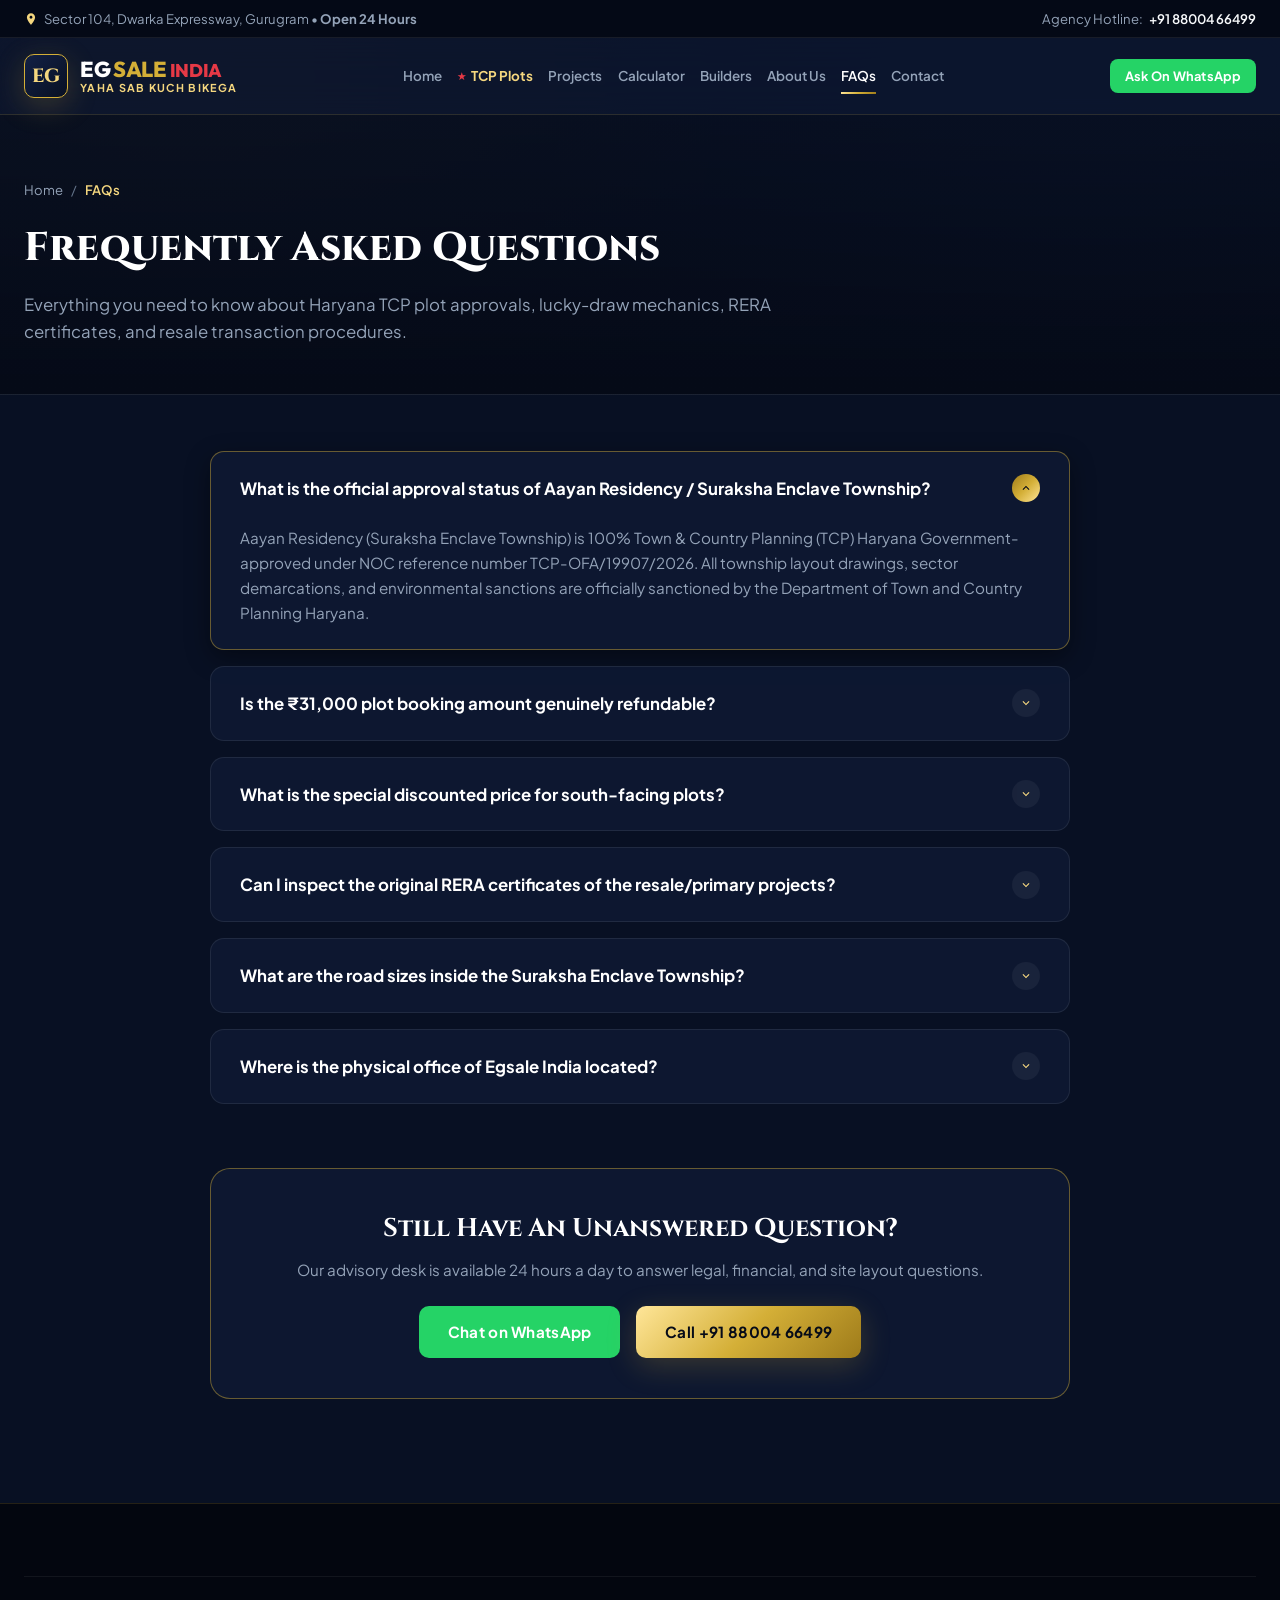
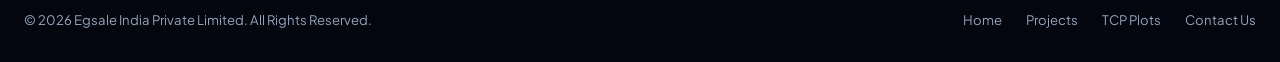
<file: faq.html>
<!DOCTYPE html>
<html lang="en">
<head>
  <meta charset="UTF-8">
  <meta name="viewport" content="width=device-width, initial-scale=1.0">
  <title>Frequently Asked Questions | Egsale India</title>
  <meta name="description" content="Answers to common real estate questions: Aayan Residency TCP approval NOC, ₹31,000 refundable booking, Gurgaon RERA certificates, and resale transaction steps.">
  
  <link rel="icon" type="image/svg+xml" href="data:image/svg+xml,<svg xmlns='http://www.w3.org/2000/svg' viewBox='0 0 100 100'><rect width='100' height='100' rx='20' fill='%23081023'/><text x='50%' y='60%' font-size='50' font-family='sans-serif' font-weight='bold' fill='%23d4af37' text-anchor='middle'>EG</text></svg>">
  <link rel="stylesheet" href="css/style.css">
</head>
<body class="page-faq">

  <!-- Top Announcement Bar -->
  <div class="top-bar">
    <div class="container top-bar-content">
      <div class="top-bar-item">
        <svg width="14" height="14" viewBox="0 0 24 24" fill="currentColor"><path d="M12 2C8.13 2 5 5.13 5 9c0 5.25 7 13 7 13s7-7.75 7-13c0-3.87-3.13-7-7-7zm0 9.5c-1.38 0-2.5-1.12-2.5-2.5s1.12-2.5 2.5-2.5 2.5 1.12 2.5 2.5-1.12 2.5-2.5 2.5z"/></svg>
        <span>Sector 104, Dwarka Expressway, Gurugram • <strong>Open 24 Hours</strong></span>
      </div>
      <div class="top-bar-contacts">
        <div class="top-bar-item">
          <span>Agency Hotline:</span>
          <a href="tel:+918800466499" class="top-bar-link">+91 88004 66499</a>
        </div>
      </div>
    </div>
  </div>

  <!-- Header -->
  <header class="site-header">
    <div class="container-header header-inner">
      <a href="index.html" class="brand-logo" aria-label="Egsale India Home">
        <div class="logo-badge">EG</div>
        <div class="logo-text">
          <div class="logo-name">EG<span>SALE</span> <span class="logo-in">INDIA</span></div>
          <div class="logo-tagline">Yaha Sab Kuch Bikega</div>
        </div>
      </a>

      <nav>
        <ul class="nav-menu" id="nav-menu">
          <li><a href="index.html" class="nav-link">Home</a></li>
          <li><a href="plots.html" class="nav-link nav-highlight-link">TCP Plots</a></li>
          <li><a href="projects.html" class="nav-link">Projects</a></li>
          <li><a href="calculator.html" class="nav-link">Calculator</a></li>
          <li><a href="builders.html" class="nav-link">Builders</a></li>
          <li><a href="about.html" class="nav-link">About Us</a></li>
          <li><a href="faq.html" class="nav-link active">FAQs</a></li>
          <li><a href="contact.html" class="nav-link">Contact</a></li>
          <li class="mobile-only-menu-cta" style="margin-top: 0.75rem; padding-top: 0.75rem; border-top: 1px solid rgba(255,255,255,0.08); display: flex; flex-direction: column; gap: 0.6rem;">
            <a href="https://wa.me/918800466499?text=Hello%20Egsale%20India,%20I%20have%20a%20specific%20question." target="_blank" rel="noopener" class="btn btn-whatsapp" style="width: 100%; justify-content: center;">
              💬 Ask on WhatsApp
            </a>
            <a href="tel:+918800466499" class="btn btn-gold" style="width: 100%; justify-content: center;">
              📞 Call Support (+91 88004 66499)
            </a>
          </li>
        </ul>
      </nav>

      <div class="header-actions">
        <a href="https://wa.me/918800466499?text=Hello%20Egsale%20India,%20I%20have%20a%20specific%20question." 
           target="_blank" rel="noopener" class="btn btn-whatsapp btn-sm header-action-btn-desktop">
          Ask On WhatsApp
        </a>
        <a href="tel:+918800466499" class="header-phone-quick" aria-label="Call Egsale India 24/7">
          <svg width="18" height="18" viewBox="0 0 24 24" fill="currentColor"><path d="M6.62 10.79c1.44 2.83 3.76 5.14 6.59 6.59l2.2-2.2c.27-.27.67-.36 1.02-.24 1.12.37 2.33.57 3.57.57.55 0 1 .45 1 1V20c0 .55-.45 1-1 1-9.39 0-17-7.61-17-17 0-.55.45-1 1-1h3.5c.55 0 1 .45 1 1 0 1.25.2 2.45.57 3.57.11.35.03.74-.25 1.02l-2.2 2.2z"/></svg>
        </a>
        <button class="mobile-toggle" id="mobile-toggle" aria-label="Toggle navigation menu">
          <span></span><span></span><span></span>
        </button>
      </div>
    </div>
  </header>

  <!-- PAGE BANNER -->
  <section class="page-banner">
    <div class="container">
      <div class="breadcrumbs">
        <a href="index.html">Home</a>
        <span>/</span>
        <span class="current">FAQs</span>
      </div>
      <h1 class="page-title">Frequently Asked Questions</h1>
      <p class="page-subtitle">
        Everything you need to know about Haryana TCP plot approvals, lucky-draw mechanics, RERA certificates, and resale transaction procedures.
      </p>
    </div>
  </section>

  <!-- FAQ CONTENT -->
  <section class="section-faq" style="padding-top: 3.5rem;">
    <div class="container">
      
      <div class="faq-list" id="faq-container">
        <!-- Rendered by app.js -->
      </div>

      <!-- Extended Assistance Card -->
      <div style="margin-top: 4rem; max-width: 860px; margin-left: auto; margin-right: auto; background: var(--bg-card); border: 1.5px solid var(--border-glow); border-radius: 20px; padding: 2.5rem; text-align: center;">
        <h3 style="font-family: var(--font-heading); font-size: 1.6rem; color: #ffffff; margin-bottom: 0.5rem;">
          Still Have An Unanswered Question?
        </h3>
        <p style="color: var(--text-muted); font-size: 0.95rem; margin-bottom: 1.5rem;">
          Our advisory desk is available 24 hours a day to answer legal, financial, and site layout questions.
        </p>
        <div style="display: flex; justify-content: center; gap: 1rem; flex-wrap: wrap;">
          <a href="https://wa.me/918800466499?text=Hello%20Egsale%20India,%20I%20have%20a%20query%20regarding%20Gurgaon%20properties." 
             target="_blank" rel="noopener" class="btn btn-whatsapp">
            Chat on WhatsApp
          </a>
          <a href="tel:+918800466499" class="btn btn-gold">
            Call +91 88004 66499
          </a>
        </div>
      </div>

    </div>
  </section>

  <!-- FOOTER -->
  <footer class="site-footer">
    <div class="container">
      <div class="footer-bottom">
        <div>© 2026 Egsale India Private Limited. All Rights Reserved.</div>
        <div class="footer-legal-links">
          <a href="index.html">Home</a>
          <a href="projects.html">Projects</a>
          <a href="plots.html">TCP Plots</a>
          <a href="contact.html">Contact Us</a>
        </div>
      </div>
    </div>
  </footer>

  <script src="js/data.js"></script>
  <script src="js/app.js"></script>
</body>
</html>
</file>
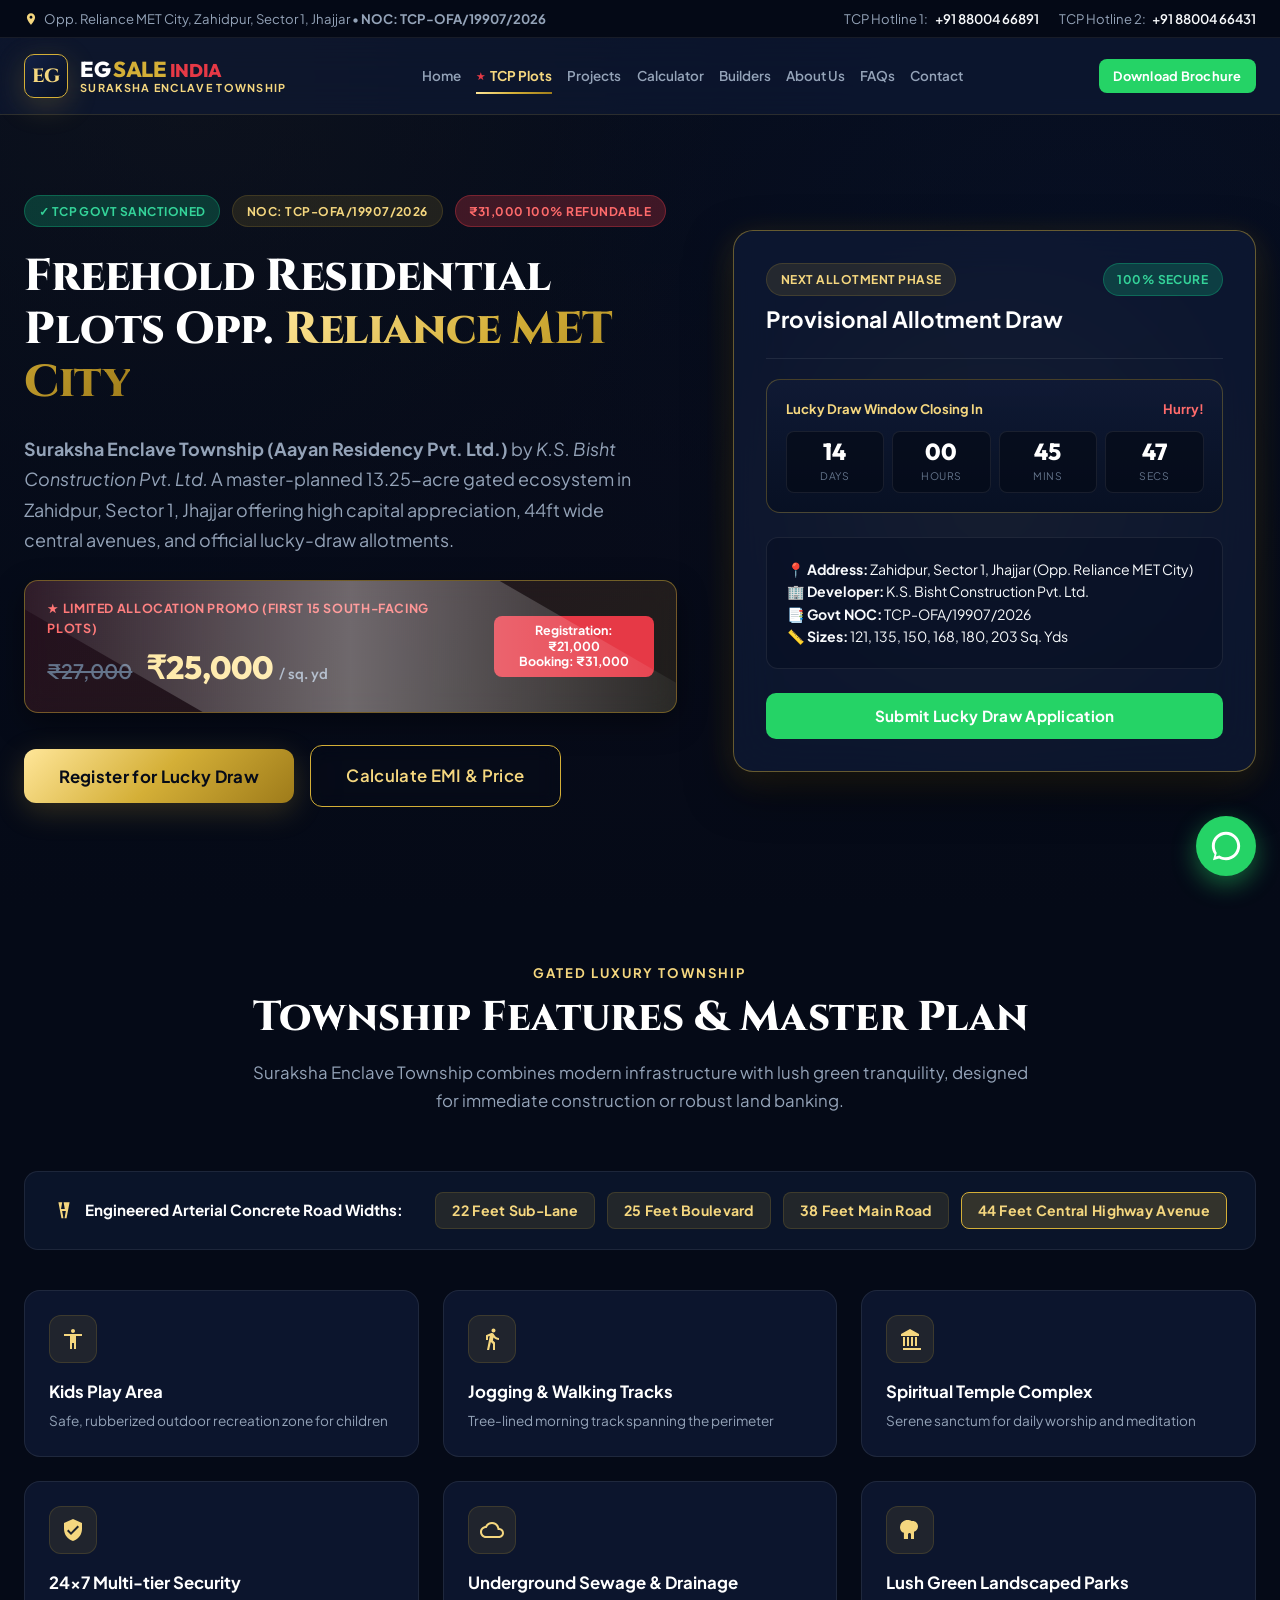
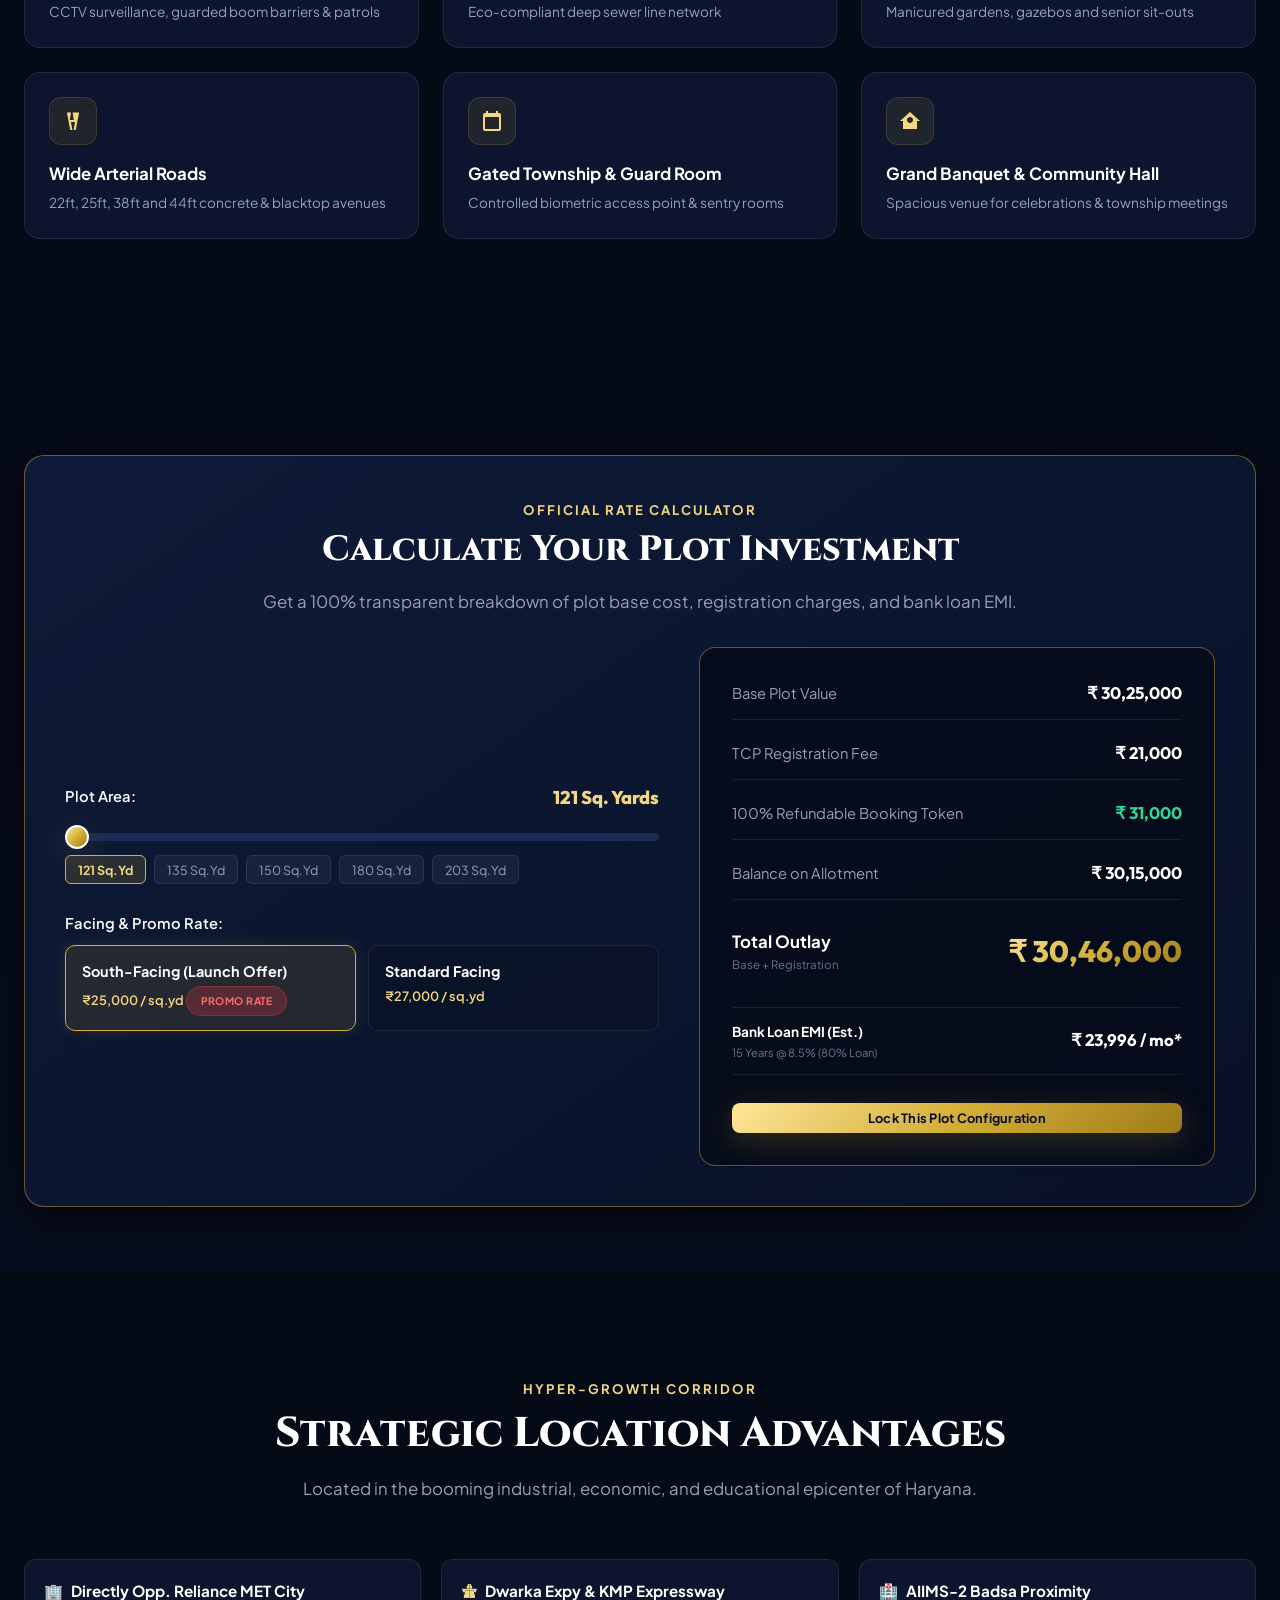
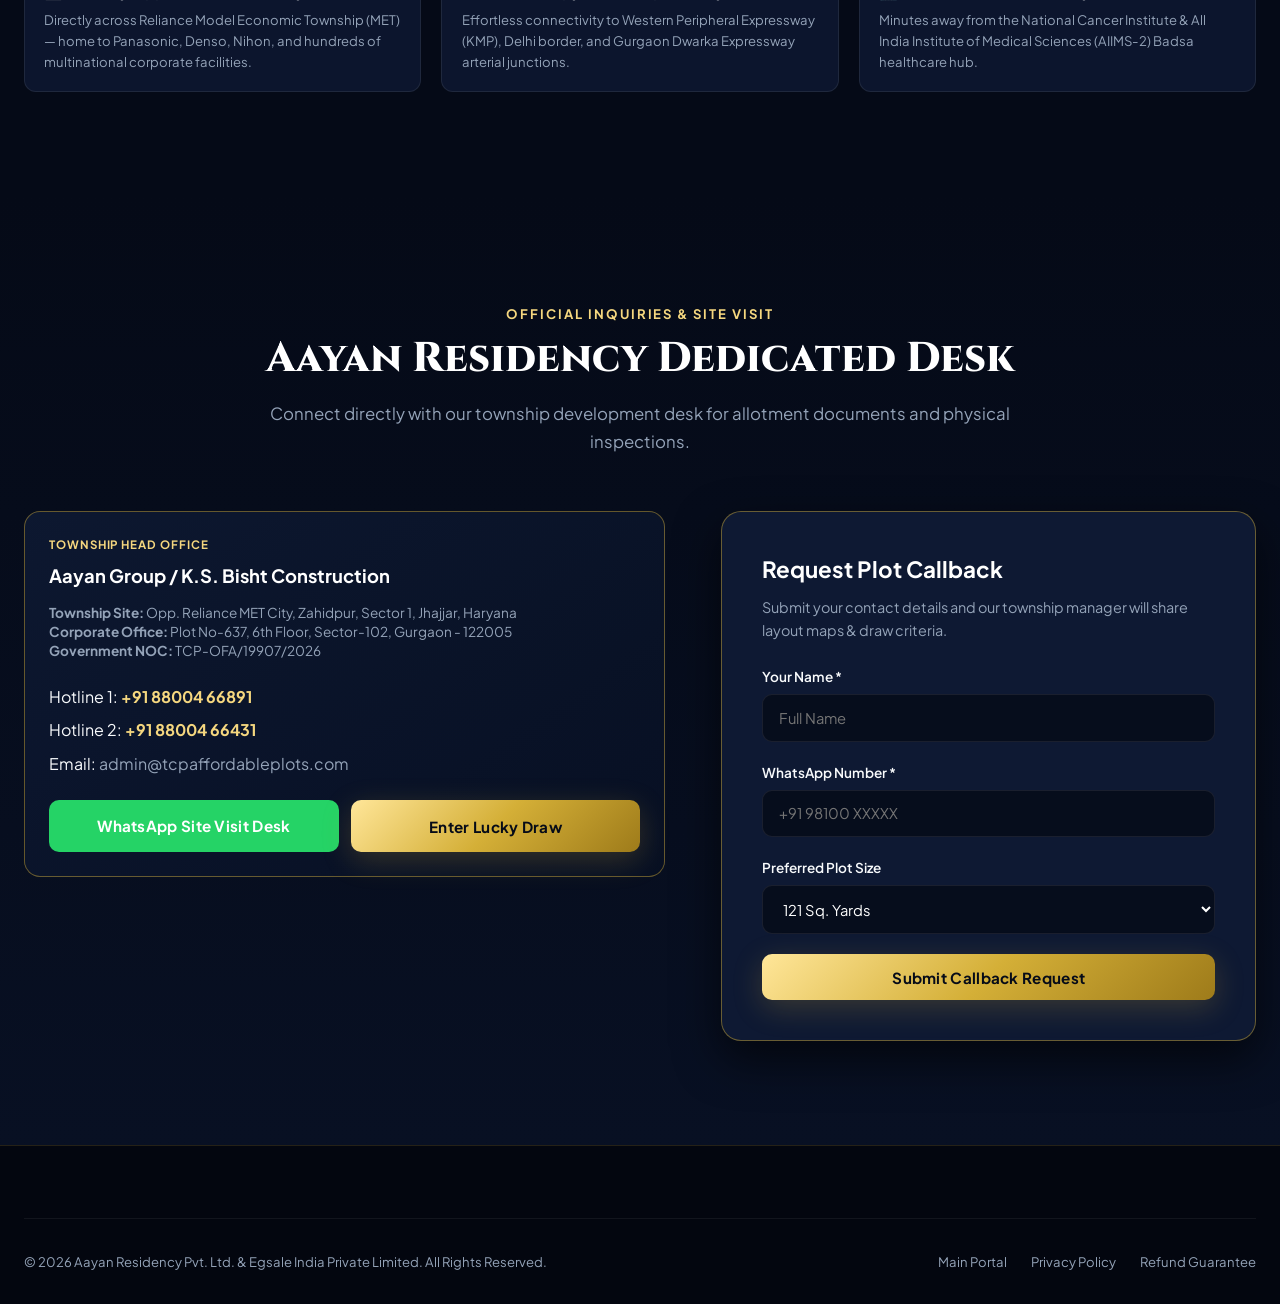
<file: plots.html>
<!DOCTYPE html>
<html lang="en">
<head>
  <meta charset="UTF-8">
  <meta name="viewport" content="width=device-width, initial-scale=1.0">
  <title>Aayan Residency | TCP Affordable Plots Opp. Reliance MET City | Egsale India</title>
  <meta name="description" content="Official Portal for Suraksha Enclave Township (Aayan Residency Pvt. Ltd.). 13.25 Acres TCP Haryana Approved Plots (NOC: TCP-OFA/19907/2026). Special price ₹25,000/sq.yd. ₹31,000 refundable booking.">
  <meta name="keywords" content="Aayan Residency, Suraksha Enclave Township, TCP Affordable plots, plots opposite reliance met city, zahidpur sector 1 jhajjar, tcp-ofa/19907/2026, k.s. bisht construction, egsale india">

  <!-- Favicon -->
  <link rel="icon" type="image/svg+xml" href="data:image/svg+xml,<svg xmlns='http://www.w3.org/2000/svg' viewBox='0 0 100 100'><rect width='100' height='100' rx='20' fill='%23081023'/><text x='50%' y='60%' font-size='50' font-family='sans-serif' font-weight='bold' fill='%23d4af37' text-anchor='middle'>EG</text></svg>">

  <link rel="stylesheet" href="css/style.css">
</head>
<body class="page-plots">

  <!-- Top Announcement Bar -->
  <div class="top-bar">
    <div class="container top-bar-content">
      <div class="top-bar-item">
        <svg width="14" height="14" viewBox="0 0 24 24" fill="currentColor"><path d="M12 2C8.13 2 5 5.13 5 9c0 5.25 7 13 7 13s7-7.75 7-13c0-3.87-3.13-7-7-7zm0 9.5c-1.38 0-2.5-1.12-2.5-2.5s1.12-2.5 2.5-2.5 2.5 1.12 2.5 2.5-1.12 2.5-2.5 2.5z"/></svg>
        <span>Opp. Reliance MET City, Zahidpur, Sector 1, Jhajjar • <strong>NOC: TCP-OFA/19907/2026</strong></span>
      </div>
      <div class="top-bar-contacts">
        <div class="top-bar-item">
          <span>TCP Hotline 1:</span>
          <a href="tel:+918800466891" class="top-bar-link text-gold">+91 88004 66891</a>
        </div>
        <div class="top-bar-item">
          <span>TCP Hotline 2:</span>
          <a href="tel:+918800466431" class="top-bar-link text-gold">+91 88004 66431</a>
        </div>
      </div>
    </div>
  </div>

  <!-- Header -->
  <header class="site-header">
    <div class="container-header header-inner">
      <a href="index.html" class="brand-logo" aria-label="Egsale India Home">
        <div class="logo-badge">EG</div>
        <div class="logo-text">
          <div class="logo-name">EG<span>SALE</span> <span class="logo-in">INDIA</span></div>
          <div class="logo-tagline">Suraksha Enclave Township</div>
        </div>
      </a>

      <nav>
        <ul class="nav-menu" id="nav-menu">
          <li><a href="index.html" class="nav-link">Home</a></li>
          <li><a href="plots.html" class="nav-link nav-highlight-link active">TCP Plots</a></li>
          <li><a href="projects.html" class="nav-link">Projects</a></li>
          <li><a href="calculator.html" class="nav-link">Calculator</a></li>
          <li><a href="builders.html" class="nav-link">Builders</a></li>
          <li><a href="about.html" class="nav-link">About Us</a></li>
          <li><a href="faq.html" class="nav-link">FAQs</a></li>
          <li><a href="contact.html" class="nav-link">Contact</a></li>
          <li class="mobile-only-menu-cta" style="margin-top: 0.75rem; padding-top: 0.75rem; border-top: 1px solid rgba(255,255,255,0.08); display: flex; flex-direction: column; gap: 0.6rem;">
            <button class="btn btn-gold" style="width: 100%; justify-content: center;" onclick="openWizardModal()">
              ★ Lucky Draw Entry (₹31,000 Refundable)
            </button>
            <a href="tel:+918800466891" class="btn btn-whatsapp" style="width: 100%; justify-content: center;">
              📞 Call TCP Plots (+91 88004 66891)
            </a>
          </li>
        </ul>
      </nav>

      <div class="header-actions">
        <a href="https://wa.me/918800466891?text=Hello,%20please%20send%20the%20official%20brochure%20and%20NOC%20for%20Aayan%20Residency." 
           target="_blank" rel="noopener" class="btn btn-whatsapp btn-sm header-action-btn-desktop">
          Download Brochure
        </a>
        <a href="tel:+918800466891" class="header-phone-quick" aria-label="Call TCP Plots Desk">
          <svg width="18" height="18" viewBox="0 0 24 24" fill="currentColor"><path d="M6.62 10.79c1.44 2.83 3.76 5.14 6.59 6.59l2.2-2.2c.27-.27.67-.36 1.02-.24 1.12.37 2.33.57 3.57.57.55 0 1 .45 1 1V20c0 .55-.45 1-1 1-9.39 0-17-7.61-17-17 0-.55.45-1 1-1h3.5c.55 0 1 .45 1 1 0 1.25.2 2.45.57 3.57.11.35.03.74-.25 1.02l-2.2 2.2z"/></svg>
        </a>
        <button class="mobile-toggle" id="mobile-toggle" aria-label="Toggle navigation menu">
          <span></span><span></span><span></span>
        </button>
      </div>
    </div>
  </header>

  <!-- DEDICATED PLOTS HERO -->
  <section class="hero-section" id="overview">
    <div class="hero-skyline-bg"></div>
    <div class="container hero-grid">
      
      <!-- Content -->
      <div class="hero-content">
        <div class="hero-trust-bar">
          <span class="badge badge-emerald">✓ TCP Govt Sanctioned</span>
          <span class="badge badge-gold">NOC: TCP-OFA/19907/2026</span>
          <span class="badge badge-ruby">₹31,000 100% Refundable</span>
        </div>

        <h1 class="hero-title">
          Freehold Residential Plots Opp. <span class="highlight">Reliance MET City</span>
        </h1>

        <p class="hero-description">
          <strong>Suraksha Enclave Township (Aayan Residency Pvt. Ltd.)</strong> by <em>K.S. Bisht Construction Pvt. Ltd.</em> A master-planned 13.25-acre gated ecosystem in Zahidpur, Sector 1, Jhajjar offering high capital appreciation, 44ft wide central avenues, and official lucky-draw allotments.
        </p>

        <!-- Price Banner -->
        <div class="hero-special-banner shimmer-badge">
          <div class="price-drop-left">
            <div class="price-drop-label">
              ★ Limited Allocation Promo (First 15 South-Facing Plots)
            </div>
            <div class="price-drop-values">
              <span class="price-old">₹27,000</span>
              <span class="price-new">₹25,000 <span>/ sq. yd</span></span>
            </div>
          </div>
          <div class="price-drop-tag">
            Registration: ₹21,000<br>
            Booking: ₹31,000
          </div>
        </div>

        <div class="hero-cta-group">
          <button class="btn btn-gold btn-lg" onclick="openWizardModal()">
            Register for Lucky Draw
          </button>
          <a href="#calculator" class="btn btn-outline-gold btn-lg">
            Calculate EMI & Price
          </a>
        </div>
      </div>

      <!-- Hero Card -->
      <div class="hero-card-wrap">
        <div class="hero-featured-card">
          <div class="featured-card-header">
            <div>
              <span class="badge badge-gold" style="margin-bottom: 0.4rem;">Next Allotment Phase</span>
              <h3 class="featured-card-title">Provisional Allotment Draw</h3>
            </div>
            <span class="badge badge-emerald">100% Secure</span>
          </div>

          <!-- Countdown -->
          <div class="countdown-box">
            <div class="countdown-title">
              <span>Lucky Draw Window Closing In</span>
              <span style="color: var(--ruby-light); font-weight: 700;">Hurry!</span>
            </div>
            <div class="countdown-digits">
              <div class="time-slot"><div class="time-val" id="timer-days">14</div><div class="time-unit">Days</div></div>
              <div class="time-slot"><div class="time-val" id="timer-hours">00</div><div class="time-unit">Hours</div></div>
              <div class="time-slot"><div class="time-val" id="timer-minutes">00</div><div class="time-unit">Mins</div></div>
              <div class="time-slot"><div class="time-val" id="timer-seconds">00</div><div class="time-unit">Secs</div></div>
            </div>
          </div>

          <div style="background: rgba(8, 16, 35, 0.6); border: 1px solid var(--border-glass); border-radius: 12px; padding: 1.25rem; margin-bottom: 1.5rem; font-size: 0.88rem; line-height: 1.6;">
            <div>📍 <strong>Address:</strong> Zahidpur, Sector 1, Jhajjar (Opp. Reliance MET City)</div>
            <div>🏢 <strong>Developer:</strong> K.S. Bisht Construction Pvt. Ltd.</div>
            <div>📑 <strong>Govt NOC:</strong> TCP-OFA/19907/2026</div>
            <div>📏 <strong>Sizes:</strong> 121, 135, 150, 168, 180, 203 Sq. Yds</div>
          </div>

          <button class="btn btn-whatsapp" style="width: 100%;" onclick="openWizardModal()">
            Submit Lucky Draw Application
          </button>
        </div>
      </div>

    </div>
  </section>

  <!-- TOWNSHIP HIGHLIGHTS & ROADS -->
  <section class="section-flagship" style="padding-top: 3rem;" id="amenities">
    <div class="container">
      
      <div class="section-head">
        <div class="section-subtitle">Gated Luxury Township</div>
        <h2 class="section-title">Township Features & Master Plan</h2>
        <p class="section-desc">
          Suraksha Enclave Township combines modern infrastructure with lush green tranquility, designed for immediate construction or robust land banking.
        </p>
      </div>

      <!-- Road widths banner -->
      <div class="roads-feature-bar" style="margin-bottom: 2.5rem;">
        <div class="roads-title">
          <svg width="22" height="22" viewBox="0 0 24 24" fill="currentColor" style="color: var(--gold-light);"><path d="M18.11 3.55L14.77 21h-2.18l1.45-8h-4.08l1.45 8H9.23L5.89 3.55h4.19l-1.3 7.45h4.08l-1.3-7.45h2.52z"/></svg>
          <span>Engineered Arterial Concrete Road Widths:</span>
        </div>
        <div class="roads-pills">
          <span class="road-pill">22 Feet Sub-Lane</span>
          <span class="road-pill">25 Feet Boulevard</span>
          <span class="road-pill">38 Feet Main Road</span>
          <span class="road-pill" style="border-color: var(--gold-primary); background: rgba(212, 175, 55, 0.2);">44 Feet Central Highway Avenue</span>
        </div>
      </div>

      <!-- Amenities Grid -->
      <div class="amenities-grid" id="amenities-container">
        <!-- Dynamically rendered -->
      </div>

    </div>
  </section>

  <!-- INTERACTIVE PLOT PRICE & EMI CALCULATOR -->
  <section class="section-directory" style="padding: 4rem 0;" id="calculator">
    <div class="container">
      <div class="calculator-card">
        <div class="section-head" style="margin-bottom: 2rem;">
          <div class="section-subtitle">Official Rate Calculator</div>
          <h2 class="section-title" style="font-size: 2.2rem;">Calculate Your Plot Investment</h2>
          <p class="section-desc">Get a 100% transparent breakdown of plot base cost, registration charges, and bank loan EMI.</p>
        </div>

        <div class="calculator-grid">
          <div class="calc-inputs">
            <div>
              <div class="calc-group-label">
                <span>Plot Area:</span>
                <span class="calc-val-display" id="plot-size-val">121 Sq. Yards</span>
              </div>
              <input type="range" min="121" max="203" step="1" value="121" class="calc-range-slider" id="plot-size-slider">
              
              <div class="plot-presets">
                <button class="preset-btn active" data-size="121">121 Sq.Yd</button>
                <button class="preset-btn" data-size="135">135 Sq.Yd</button>
                <button class="preset-btn" data-size="150">150 Sq.Yd</button>
                <button class="preset-btn" data-size="180">180 Sq.Yd</button>
                <button class="preset-btn" data-size="203">203 Sq.Yd</button>
              </div>
            </div>

            <div>
              <div class="calc-group-label">
                <span>Facing & Promo Rate:</span>
              </div>
              <div class="facing-selector">
                <div class="facing-option active" data-rate="25000">
                  <div class="facing-name">South-Facing (Launch Offer)</div>
                  <div class="facing-rate">₹25,000 / sq.yd <span class="badge badge-ruby" style="font-size: 0.65rem;">Promo Rate</span></div>
                </div>
                <div class="facing-option" data-rate="27000">
                  <div class="facing-name">Standard Facing</div>
                  <div class="facing-rate">₹27,000 / sq.yd</div>
                </div>
              </div>
            </div>
          </div>

          <div class="calc-results-panel">
            <div class="result-row">
              <span>Base Plot Value</span>
              <span class="result-val" id="calc-base-cost">₹ 30,25,000</span>
            </div>
            <div class="result-row">
              <span>TCP Registration Fee</span>
              <span class="result-val" id="calc-reg-fee">₹ 21,000</span>
            </div>
            <div class="result-row">
              <span>100% Refundable Booking Token</span>
              <span class="result-val" style="color: var(--emerald-light);" id="calc-booking-amt">₹ 31,000</span>
            </div>
            <div class="result-row">
              <span>Balance on Allotment</span>
              <span class="result-val" id="calc-balance-cost">₹ 30,15,000</span>
            </div>
            <div class="result-row highlight">
              <div>
                <div class="result-total-label">Total Outlay</div>
                <div style="font-size: 0.72rem; color: var(--text-dim);">Base + Registration</div>
              </div>
              <div class="result-total-val" id="calc-total-cost">₹ 30,46,000</div>
            </div>
            <div class="result-row" style="border-top: 1px solid var(--border-glass); padding-top: 0.75rem;">
              <div>
                <span style="font-size: 0.85rem; font-weight: 700; color: #ffffff;">Bank Loan EMI (Est.)</span>
                <div style="font-size: 0.7rem; color: var(--text-dim);">15 Years @ 8.5% (80% Loan)</div>
              </div>
              <span class="result-val text-gold" id="calc-estimated-emi">₹ 24,047 / mo*</span>
            </div>

            <button class="btn btn-gold btn-sm" style="margin-top: 0.5rem;" onclick="openWizardModal()">
              Lock This Plot Configuration
            </button>
          </div>
        </div>
      </div>
    </div>
  </section>

  <!-- STRATEGIC LOCATION ADVANTAGES -->
  <section class="section-about" id="location">
    <div class="container">
      <div class="section-head">
        <div class="section-subtitle">Hyper-Growth Corridor</div>
        <h2 class="section-title">Strategic Location Advantages</h2>
        <p class="section-desc">Located in the booming industrial, economic, and educational epicenter of Haryana.</p>
      </div>

      <div class="about-pillars" style="grid-template-columns: repeat(3, 1fr);">
        <div class="pillar-item">
          <div class="pillar-title">
            <span style="color: var(--gold-light);">🏢</span> Directly Opp. Reliance MET City
          </div>
          <div class="pillar-desc">
            Directly across Reliance Model Economic Township (MET) — home to Panasonic, Denso, Nihon, and hundreds of multinational corporate facilities.
          </div>
        </div>

        <div class="pillar-item">
          <div class="pillar-title">
            <span style="color: var(--gold-light);">🛣</span> Dwarka Expy & KMP Expressway
          </div>
          <div class="pillar-desc">
            Effortless connectivity to Western Peripheral Expressway (KMP), Delhi border, and Gurgaon Dwarka Expressway arterial junctions.
          </div>
        </div>

        <div class="pillar-item">
          <div class="pillar-title">
            <span style="color: var(--gold-light);">🏥</span> AIIMS-2 Badsa Proximity
          </div>
          <div class="pillar-desc">
            Minutes away from the National Cancer Institute & All India Institute of Medical Sciences (AIIMS-2) Badsa healthcare hub.
          </div>
        </div>
      </div>
    </div>
  </section>

  <!-- CONTACT & OFFICE DETAILS -->
  <section class="section-contact" id="register">
    <div class="container">
      <div class="section-head">
        <div class="section-subtitle">Official Inquiries & Site Visit</div>
        <h2 class="section-title">Aayan Residency Dedicated Desk</h2>
        <p class="section-desc">Connect directly with our township development desk for allotment documents and physical inspections.</p>
      </div>

      <div class="contact-grid">
        <div class="contact-info-panel">
          <div class="desk-card flagship">
            <div class="desk-badge">Township Head Office</div>
            <h3 class="desk-title">Aayan Group / K.S. Bisht Construction</h3>
            <div class="desk-address">
              <strong>Township Site:</strong> Opp. Reliance MET City, Zahidpur, Sector 1, Jhajjar, Haryana<br>
              <strong>Corporate Office:</strong> Plot No-637, 6th Floor, Sector-102, Gurgaon - 122005<br>
              <strong>Government NOC:</strong> TCP-OFA/19907/2026
            </div>
            
            <div style="margin-top: 1.5rem; display: flex; flex-direction: column; gap: 0.5rem;">
              <div>Hotline 1: <a href="tel:+918800466891" class="text-gold"><strong>+91 88004 66891</strong></a></div>
              <div>Hotline 2: <a href="tel:+918800466431" class="text-gold"><strong>+91 88004 66431</strong></a></div>
              <div>Email: <a href="mailto:admin@tcpaffordableplots.com" style="color: var(--text-muted);">admin@tcpaffordableplots.com</a></div>
            </div>

            <div style="display: flex; gap: 0.75rem; margin-top: 1.5rem;">
              <a href="https://wa.me/918800466891?text=Hello%20Aayan%20Residency,%20I%20would%20like%20to%20book%20a%20site%20visit." 
                 target="_blank" rel="noopener" class="btn btn-whatsapp" style="flex: 1;">
                WhatsApp Site Visit Desk
              </a>
              <button class="btn btn-gold" style="flex: 1;" onclick="openWizardModal()">
                Enter Lucky Draw
              </button>
            </div>
          </div>
        </div>

        <!-- Right Quick Form -->
        <div class="contact-form-card">
          <h3 style="font-size: 1.4rem; color: #ffffff; margin-bottom: 0.5rem;">Request Plot Callback</h3>
          <p style="color: var(--text-muted); font-size: 0.9rem; margin-bottom: 1.5rem;">
            Submit your contact details and our township manager will share layout maps & draw criteria.
          </p>

          <form onsubmit="handlePlotInquiry(event)">
            <div class="form-group">
              <label class="form-label" for="plot-req-name">Your Name *</label>
              <input type="text" id="plot-req-name" class="form-input" placeholder="Full Name" required>
            </div>
            <div class="form-group">
              <label class="form-label" for="plot-req-phone">WhatsApp Number *</label>
              <input type="tel" id="plot-req-phone" class="form-input" placeholder="+91 98100 XXXXX" required>
            </div>
            <div class="form-group">
              <label class="form-label" for="plot-req-size">Preferred Plot Size</label>
              <select id="plot-req-size" class="form-input">
                <option value="121 Sq.Yd">121 Sq. Yards</option>
                <option value="135 Sq.Yd">135 Sq. Yards</option>
                <option value="150 Sq.Yd">150 Sq. Yards</option>
                <option value="180 Sq.Yd">180 Sq. Yards</option>
                <option value="203 Sq.Yd">203 Sq. Yards</option>
              </select>
            </div>
            <button type="submit" class="btn btn-gold" style="width: 100%;">
              Submit Callback Request
            </button>
          </form>
        </div>
      </div>

    </div>
  </section>

  <!-- FOOTER -->
  <footer class="site-footer">
    <div class="container">
      <div class="footer-bottom">
        <div>
          © 2026 Aayan Residency Pvt. Ltd. & Egsale India Private Limited. All Rights Reserved.
        </div>
        <div class="footer-legal-links">
          <a href="index.html">Main Portal</a>
          <a href="javascript:void(0)" onclick="openModal('privacy-modal')">Privacy Policy</a>
          <a href="javascript:void(0)" onclick="openModal('refund-modal')">Refund Guarantee</a>
        </div>
      </div>
    </div>
  </footer>

  <!-- STICKY FLOATING WHATSAPP BUTTON -->
  <div class="floating-hub">
    <a href="https://wa.me/918800466891?text=Hello%20Aayan%20Residency,%20I%20am%20interested%20in%20Suraksha%20Enclave%20Township%20plots." 
       target="_blank" rel="noopener" class="floating-whatsapp-btn" title="Chat with TCP Plots Desk">
      <svg width="34" height="34" viewBox="0 0 24 24" fill="currentColor">
        <path d="M12 2C6.48 2 2 6.48 2 12c0 2.17.7 4.19 1.94 5.86L2.8 22l4.31-1.12C8.7 21.6 10.3 22 12 22c5.52 0 10-4.48 10-10S17.52 2 12 2zm0 18c-1.57 0-3.04-.42-4.32-1.16l-.31-.18-2.56.67.68-2.5-.19-.32C4.54 15.17 4.1 13.63 4.1 12c0-4.36 3.54-7.9 7.9-7.9s7.9 3.54 7.9 7.9-3.54 7.9-7.9 7.9z"/>
      </svg>
    </a>
  </div>

  <!-- LIVE SOCIAL PROOF TOAST -->
  <div class="social-proof-toast" id="social-proof-toast">
    <div class="social-proof-avatar" id="sp-avatar">M</div>
    <div class="social-proof-content">
      <div class="social-proof-user" id="sp-name">Manish A.</div>
      <div class="social-proof-action" id="sp-action">booked plot token for Aayan Residency</div>
      <div class="social-proof-time" id="sp-time">6 mins ago</div>
    </div>
    <div class="social-proof-close" id="sp-close">✕</div>
  </div>

  <!-- MODAL: 3-STEP LUCKY DRAW WIZARD -->
  <div class="modal-overlay" id="wizard-modal">
    <div class="modal-dialog">
      <button class="modal-close-btn" onclick="closeModal('wizard-modal')">✕</button>
      
      <div style="text-align: center; margin-bottom: 1.5rem;">
        <span class="badge badge-emerald" style="margin-bottom: 0.5rem;">TCP Govt-Approved (NOC: TCP-OFA/19907/2026)</span>
        <h3 style="font-family: var(--font-heading); font-size: 1.6rem; color: #ffffff;">
          Aayan Residency Lucky Draw Entry
        </h3>
        <p style="color: var(--text-muted); font-size: 0.88rem;">
          Suraksha Enclave Township (S.E.T) • ₹31,000 Fully Refundable Booking Token
        </p>
      </div>

      <div class="wizard-progress-bar">
        <div class="wizard-step active" id="wiz-ind-1">
          <div class="wizard-step-circle">1</div>
          <span class="wizard-step-label">Applicant Info</span>
        </div>
        <div class="wizard-step" id="wiz-ind-2">
          <div class="wizard-step-circle">2</div>
          <span class="wizard-step-label">Plot Choice</span>
        </div>
        <div class="wizard-step" id="wiz-ind-3">
          <div class="wizard-step-circle">3</div>
          <span class="wizard-step-label">Pledge & Token</span>
        </div>
      </div>

      <div class="wizard-content-step active" id="wizard-step-1">
        <div class="form-group">
          <label class="form-label" for="w-name">Full Name of Primary Applicant *</label>
          <input type="text" id="w-name" class="form-input" placeholder="e.g. Rajesh Khurana" required>
        </div>
        <div class="form-group">
          <label class="form-label" for="w-phone">Mobile / WhatsApp Number *</label>
          <input type="tel" id="w-phone" class="form-input" placeholder="+91 98100 XXXXX" required>
        </div>
        <div class="form-group">
          <label class="form-label" for="w-city">Current City</label>
          <input type="text" id="w-city" class="form-input" placeholder="e.g. Gurugram / Delhi / NRI">
        </div>
        <button class="btn btn-gold" style="width: 100%; margin-top: 1rem;" onclick="nextWizardStep()">
          Continue to Plot Selection →
        </button>
      </div>

      <div class="wizard-content-step" id="wizard-step-2">
        <div class="form-group">
          <label class="form-label" for="w-plot-size">Preferred Plot Dimension *</label>
          <select id="w-plot-size" class="form-input">
            <option value="121">121 Sq. Yards (Compact Villa Plot)</option>
            <option value="135">135 Sq. Yards</option>
            <option value="150">150 Sq. Yards (Standard Villa Plot)</option>
            <option value="180">180 Sq. Yards</option>
            <option value="203">203 Sq. Yards (Grand Corner Villa Plot)</option>
          </select>
        </div>
        <div class="form-group">
          <label class="form-label" for="w-facing">Facing Preference *</label>
          <select id="w-facing" class="form-input">
            <option value="South-Facing (Discounted @ ₹25,000/yd)">South-Facing (First 15 Plots @ ₹25,000/yd)</option>
            <option value="North/East Facing (@ ₹27,000/yd)">North / East Facing (@ ₹27,000/yd)</option>
            <option value="Park-Facing / Wide Road Corner">Park-Facing / Corner Avenue</option>
          </select>
        </div>
        <div style="display: flex; gap: 1rem; margin-top: 1.5rem;">
          <button class="btn btn-outline-gold" style="flex: 1;" onclick="prevWizardStep()">← Back</button>
          <button class="btn btn-gold" style="flex: 1;" onclick="nextWizardStep()">Review Entry →</button>
        </div>
      </div>

      <div class="wizard-content-step" id="wizard-step-3">
        <div id="w-summary-box" style="background: rgba(8, 16, 35, 0.75); border: 1px solid var(--border-glass); border-radius: 12px; padding: 1.25rem; margin-bottom: 1.5rem;"></div>

        <div style="background: rgba(16, 185, 129, 0.1); border: 1px solid rgba(16, 185, 129, 0.3); border-radius: 12px; padding: 1rem; margin-bottom: 1.5rem;">
          <div style="display: flex; align-items: center; gap: 0.5rem; color: var(--emerald-light); font-weight: 700; font-size: 0.88rem; margin-bottom: 0.25rem;">
            ✓ 100% Money-Back Guarantee
          </div>
          <div style="font-size: 0.8rem; color: var(--text-muted); line-height: 1.4;">
            Your ₹31,000 booking token remains fully refundable if not allotted or if you decline the plot during the physical allotment meeting.
          </div>
        </div>

        <div style="display: flex; gap: 1rem;">
          <button class="btn btn-outline-gold" style="flex: 1;" onclick="prevWizardStep()">← Edit</button>
          <button class="btn btn-gold" style="flex: 1.5;" onclick="submitWizardEntry(event)">Confirm & Generate Token</button>
        </div>
      </div>

    </div>
  </div>

  <!-- MODALS: POLICIES -->
  <div class="modal-overlay" id="refund-modal">
    <div class="modal-dialog">
      <button class="modal-close-btn" onclick="closeModal('refund-modal')">✕</button>
      <h3 style="font-family: var(--font-heading); color: #ffffff; margin-bottom: 1rem;">₹31,000 Refund Policy</h3>
      <div style="color: var(--text-muted); font-size: 0.9rem; line-height: 1.6;">
        <p><strong>100% Fully Refundable Booking Commitment:</strong></p>
        <p>For Aayan Residency / Suraksha Enclave Township (S.E.T), the initial booking token of ₹31,000 is 100% refundable without administrative deductions if the applicant is not allocated a plot in the lucky draw, or if the applicant decides not to proceed with the purchase prior to signing the formal Agreement for Sale.</p>
        <br>
        <p>Refunds are remitted directly via RTGS / NEFT / original payment mode within 7 to 10 working days upon formal submission of the refund request.</p>
      </div>
    </div>
  </div>

  <div class="modal-overlay" id="privacy-modal">
    <div class="modal-dialog">
      <button class="modal-close-btn" onclick="closeModal('privacy-modal')">✕</button>
      <h3 style="font-family: var(--font-heading); color: #ffffff; margin-bottom: 1rem;">Privacy Policy</h3>
      <div style="color: var(--text-muted); font-size: 0.9rem; line-height: 1.6;">
        <p>Your privacy is important to us. All information collected for Aayan Residency lucky draw entry is strictly confidential and used solely for allotment communication.</p>
      </div>
    </div>
  </div>

  <!-- Scripts -->
  <script src="js/data.js"></script>
  <script src="js/app.js"></script>
  <script>
    function handlePlotInquiry(e) {
      e.preventDefault();
      const name = document.getElementById('plot-req-name').value;
      const phone = document.getElementById('plot-req-phone').value;
      const size = document.getElementById('plot-req-size').value;

      const url = `https://wa.me/918800466891?text=Hello%20Aayan%20Residency,%20my%20name%20is%20${encodeURIComponent(name)}%20(${encodeURIComponent(phone)}).%20I%20am%20requesting%20details%20for%20a%20${encodeURIComponent(size)}%20plot.`;
      window.open(url, '_blank');
      alert(`Thank you ${name}! Connecting you directly to our TCP Plots team on WhatsApp.`);
    }

    function openModal(id) {
      const el = document.getElementById(id);
      if (el) el.classList.add('open');
    }
  </script>
</body>
</html>
</file>
<file: css/style.css>
/* ==========================================================================
   EGSALE INDIA — MASTER STYLESHEET
   Brand: Egsale India Private Limited
   Tagline: "Yaha Sab Kuch Bikega"
   Style: Ultra-Premium Luxury Dark Navy + Brushed Gold + Crimson Accents
   ========================================================================== */

@import url('https://fonts.googleapis.com/css2?family=Cinzel:wght@500;600;700;800&family=Outfit:wght@300;400;500;600;700;800&family=Plus+Jakarta+Sans:wght@300;400;500;600;700;800&display=swap');

:root {
  /* Color Palette */
  --bg-deep: #050a17;
  --bg-dark: #081023;
  --bg-surface: #0e1933;
  --bg-card: rgba(16, 27, 54, 0.72);
  --bg-card-hover: rgba(22, 38, 77, 0.9);
  --bg-glass: rgba(14, 25, 51, 0.75);
  
  --gold-primary: #d4af37;
  --gold-light: #f5d77f;
  --gold-bright: #ffe699;
  --gold-dark: #a88421;
  --gold-gradient: linear-gradient(135deg, #ffe699 0%, #d4af37 50%, #9e7b1a 100%);
  --gold-gradient-subtle: linear-gradient(135deg, rgba(212, 175, 55, 0.2) 0%, rgba(212, 175, 55, 0.05) 100%);
  
  --ruby: #e63946;
  --ruby-light: #ff6b6b;
  --ruby-glow: rgba(230, 57, 70, 0.25);
  
  --emerald: #10b981;
  --emerald-light: #34d399;
  --emerald-glow: rgba(16, 185, 129, 0.25);
  
  --blue-brand: #2563eb;
  --blue-light: #60a5fa;

  --text-main: #f8fafc;
  --text-muted: #94a3b8;
  --text-dim: #64748b;
  --text-gold: #f5d77f;

  --border-subtle: rgba(212, 175, 55, 0.16);
  --border-glow: rgba(212, 175, 55, 0.45);
  --border-glass: rgba(255, 255, 255, 0.08);

  /* Shadows */
  --shadow-sm: 0 4px 12px rgba(0, 0, 0, 0.35);
  --shadow-md: 0 10px 28px rgba(0, 0, 0, 0.45);
  --shadow-lg: 0 18px 45px rgba(0, 0, 0, 0.6);
  --shadow-gold: 0 8px 30px rgba(212, 175, 55, 0.22);
  --shadow-glow: 0 0 25px rgba(212, 175, 55, 0.3);

  /* Fonts */
  --font-heading: 'Cinzel', serif;
  --font-body: 'Plus Jakarta Sans', -apple-system, BlinkMacSystemFont, sans-serif;
  --font-accent: 'Outfit', sans-serif;

  /* Transitions */
  --trans-fast: 0.2s cubic-bezier(0.4, 0, 0.2, 1);
  --trans-smooth: 0.35s cubic-bezier(0.4, 0, 0.2, 1);
  --trans-bounce: 0.5s cubic-bezier(0.34, 1.56, 0.64, 1);
}

/* Reset & Base */
*, *::before, *::after {
  box-sizing: border-box;
  margin: 0;
  padding: 0;
}

html {
  scroll-behavior: smooth;
  font-size: 16px;
  color-scheme: dark;
}

body {
  font-family: var(--font-body);
  background-color: var(--bg-deep);
  color: var(--text-main);
  line-height: 1.6;
  overflow-x: hidden;
  position: relative;
  background-image: 
    radial-gradient(circle at 15% 10%, rgba(212, 175, 55, 0.05) 0%, transparent 40%),
    radial-gradient(circle at 85% 30%, rgba(37, 99, 235, 0.06) 0%, transparent 45%),
    radial-gradient(circle at 50% 80%, rgba(230, 57, 70, 0.04) 0%, transparent 50%);
  background-attachment: fixed;
}

a {
  color: inherit;
  text-decoration: none;
  transition: var(--trans-fast);
}

button {
  cursor: pointer;
  border: none;
  background: none;
  font-family: inherit;
  outline: none;
  transition: var(--trans-smooth);
}

input, select, textarea {
  font-family: inherit;
  outline: none;
  color: var(--text-main);
}

img {
  max-width: 100%;
  height: auto;
  display: block;
}

/* Container */
.container {
  width: 100%;
  max-width: 1280px;
  margin: 0 auto;
  padding: 0 1.5rem;
}

.container-wide {
  width: 100%;
  max-width: 1440px;
  margin: 0 auto;
  padding: 0 1.5rem;
}

.container-header {
  width: 100%;
  max-width: 1560px;
  margin: 0 auto;
  padding: 0 1.5rem;
}

/* Utility Gradients & Badges */
.text-gold {
  color: var(--gold-light);
}

.text-gradient-gold {
  background: var(--gold-gradient);
  -webkit-background-clip: text;
  -webkit-text-fill-color: transparent;
}

.text-gradient-ruby {
  background: linear-gradient(135deg, #ff8080 0%, #e63946 100%);
  -webkit-background-clip: text;
  -webkit-text-fill-color: transparent;
}

.badge {
  display: inline-flex;
  align-items: center;
  gap: 0.4rem;
  padding: 0.35rem 0.85rem;
  border-radius: 9999px;
  font-size: 0.75rem;
  font-weight: 700;
  letter-spacing: 0.04em;
  text-transform: uppercase;
}

.badge-gold {
  background: rgba(212, 175, 55, 0.12);
  color: var(--gold-light);
  border: 1px solid var(--border-subtle);
}

.badge-emerald {
  background: var(--emerald-glow);
  color: var(--emerald-light);
  border: 1px solid rgba(16, 185, 129, 0.35);
}

.badge-ruby {
  background: var(--ruby-glow);
  color: var(--ruby-light);
  border: 1px solid rgba(230, 57, 70, 0.35);
}

.badge-blue {
  background: rgba(37, 99, 235, 0.15);
  color: var(--blue-light);
  border: 1px solid rgba(37, 99, 235, 0.35);
}

/* Buttons */
.btn {
  display: inline-flex;
  align-items: center;
  justify-content: center;
  gap: 0.6rem;
  padding: 0.85rem 1.8rem;
  font-weight: 600;
  font-size: 0.95rem;
  border-radius: 10px;
  letter-spacing: 0.02em;
  transition: all var(--trans-smooth);
  position: relative;
  overflow: hidden;
  white-space: nowrap;
}

.btn-gold {
  background: var(--gold-gradient);
  color: #060b18;
  font-weight: 700;
  box-shadow: var(--shadow-gold);
}

.btn-gold:hover {
  transform: translateY(-2px);
  box-shadow: 0 12px 35px rgba(212, 175, 55, 0.35);
  filter: brightness(1.08);
}

.btn-outline-gold {
  background: transparent;
  color: var(--gold-light);
  border: 1.5px solid var(--gold-primary);
  backdrop-filter: blur(8px);
}

.btn-outline-gold:hover {
  background: rgba(212, 175, 55, 0.12);
  border-color: var(--gold-bright);
  transform: translateY(-2px);
  box-shadow: var(--shadow-gold);
}

.btn-whatsapp {
  background: #25d366;
  color: #ffffff;
  font-weight: 700;
}

.btn-whatsapp:hover {
  background: #20ba5a;
  transform: translateY(-2px);
  box-shadow: 0 8px 24px rgba(37, 211, 102, 0.35);
}

.btn-ruby {
  background: linear-gradient(135deg, #ef4444 0%, #b91c1c 100%);
  color: #ffffff;
  box-shadow: 0 6px 20px rgba(239, 68, 68, 0.3);
}

.btn-ruby:hover {
  transform: translateY(-2px);
  box-shadow: 0 10px 28px rgba(239, 68, 68, 0.45);
}

.btn-sm {
  padding: 0.55rem 1.1rem;
  font-size: 0.85rem;
  border-radius: 8px;
}

.btn-lg {
  padding: 1.05rem 2.2rem;
  font-size: 1.05rem;
  border-radius: 12px;
}

/* Shimmer Animation */
.shimmer-badge {
  position: relative;
  overflow: hidden;
}

.shimmer-badge::after {
  content: '';
  position: absolute;
  top: -50%;
  left: -50%;
  width: 200%;
  height: 200%;
  background: linear-gradient(
    60deg,
    transparent 20%,
    rgba(255, 255, 255, 0.35) 50%,
    transparent 80%
  );
  transform: rotate(30deg);
  animation: shimmerEffect 3.5s infinite;
}

@keyframes shimmerEffect {
  0% { transform: translateX(-100%) rotate(30deg); }
  25%, 100% { transform: translateX(100%) rotate(30deg); }
}

/* Pulse animation */
@keyframes pulseGlow {
  0%, 100% { box-shadow: 0 0 0 0 rgba(37, 211, 102, 0.5); }
  50% { box-shadow: 0 0 0 14px rgba(37, 211, 102, 0); }
}

@keyframes pulseGold {
  0%, 100% { box-shadow: 0 0 0 0 rgba(212, 175, 55, 0.5); }
  50% { box-shadow: 0 0 0 12px rgba(212, 175, 55, 0); }
}

/* ==========================================================================
   HEADER & TOP BAR
   ========================================================================== */
.top-bar {
  background: rgba(5, 10, 23, 0.95);
  border-bottom: 1px solid var(--border-glass);
  font-size: 0.82rem;
  color: var(--text-muted);
  padding: 0.5rem 0;
  position: relative;
  z-index: 101;
}

.top-bar-content {
  display: flex;
  justify-content: space-between;
  align-items: center;
  flex-wrap: wrap;
  gap: 0.75rem;
}

.top-bar-item {
  display: inline-flex;
  align-items: center;
  gap: 0.4rem;
}

.top-bar-item svg {
  color: var(--gold-light);
}

.top-bar-contacts {
  display: flex;
  align-items: center;
  gap: 1.25rem;
}

.top-bar-link {
  color: var(--text-main);
  font-weight: 600;
  display: inline-flex;
  align-items: center;
  gap: 0.35rem;
}

.top-bar-link:hover {
  color: var(--gold-light);
}

.site-header {
  position: sticky;
  top: 0;
  left: 0;
  width: 100%;
  background: var(--bg-glass);
  backdrop-filter: blur(20px);
  -webkit-backdrop-filter: blur(20px);
  border-bottom: 1px solid var(--border-subtle);
  z-index: 100;
  transition: all var(--trans-smooth);
}

.header-inner {
  display: flex;
  align-items: center;
  justify-content: space-between;
  height: 76px;
  gap: 1rem;
}

.brand-logo {
  display: flex;
  align-items: center;
  gap: 0.75rem;
  flex-shrink: 0;
}

.logo-badge {
  width: 44px;
  height: 44px;
  background: linear-gradient(135deg, #132145 0%, #081023 100%);
  border: 1.5px solid var(--gold-primary);
  border-radius: 10px;
  display: flex;
  align-items: center;
  justify-content: center;
  font-family: var(--font-heading);
  font-weight: 800;
  font-size: 1.2rem;
  color: var(--gold-light);
  box-shadow: var(--shadow-gold);
  flex-shrink: 0;
}

.logo-text {
  display: flex;
  flex-direction: column;
  white-space: nowrap;
}

.logo-name {
  font-family: var(--font-accent);
  font-size: 1.45rem;
  font-weight: 800;
  letter-spacing: -0.02em;
  color: #ffffff;
  display: flex;
  align-items: baseline;
  gap: 0.2rem;
  white-space: nowrap;
  line-height: 1.1;
}

.logo-name span {
  color: var(--gold-primary);
}

.logo-name .logo-in {
  color: var(--ruby);
  font-size: 1.15rem;
}

.logo-tagline {
  font-size: 0.68rem;
  letter-spacing: 0.12em;
  text-transform: uppercase;
  color: var(--gold-light);
  font-weight: 700;
  margin-top: 1px;
  white-space: nowrap;
  line-height: 1;
}

/* Nav Menu - Single Line, Never Wraps */
.nav-menu {
  display: flex;
  align-items: center;
  gap: 1.25rem;
  list-style: none;
  white-space: nowrap;
  margin: 0;
  padding: 0;
}

.nav-menu li {
  white-space: nowrap;
}

.nav-link {
  font-size: 0.88rem;
  font-weight: 600;
  color: var(--text-muted);
  position: relative;
  padding: 0.45rem 0;
  white-space: nowrap;
  display: inline-flex;
  align-items: center;
  transition: color var(--trans-fast);
}

.nav-link:hover, .nav-link.active {
  color: #ffffff;
}

.nav-link::after {
  content: '';
  position: absolute;
  bottom: 0;
  left: 0;
  width: 0%;
  height: 2px;
  background: var(--gold-gradient);
  transition: width var(--trans-smooth);
}

.nav-link:hover::after, .nav-link.active::after {
  width: 100%;
}

.nav-highlight-link {
  color: var(--gold-light) !important;
  font-weight: 700;
}

.nav-highlight-link::before {
  content: '★';
  font-size: 0.65rem;
  margin-right: 4px;
  color: var(--ruby);
}

.header-actions {
  display: flex;
  align-items: center;
  gap: 0.75rem;
  flex-shrink: 0;
}

.mobile-only-menu-cta {
  display: none !important;
}

@media (max-width: 1280px) and (min-width: 992px) {
  .nav-menu {
    gap: 0.85rem;
  }
  .nav-link {
    font-size: 0.82rem;
  }
  .logo-name {
    font-size: 1.3rem;
  }
  .btn-sm {
    padding: 0.45rem 0.9rem;
    font-size: 0.8rem;
  }
}

.header-phone-quick {
  display: none;
  width: 40px;
  height: 40px;
  border-radius: 10px;
  background: var(--gold-gradient);
  color: #060b18;
  align-items: center;
  justify-content: center;
  box-shadow: var(--shadow-gold);
  flex-shrink: 0;
  transition: transform 0.2s ease;
}

.header-phone-quick:hover {
  transform: scale(1.05);
}

.mobile-toggle {
  display: none;
  width: 42px;
  height: 42px;
  border-radius: 10px;
  background: rgba(212, 175, 55, 0.15);
  border: 1.5px solid var(--gold-primary);
  flex-direction: column;
  align-items: center;
  justify-content: center;
  gap: 5px;
  padding: 0;
  cursor: pointer;
  flex-shrink: 0;
  z-index: 120;
  box-shadow: 0 4px 15px rgba(0, 0, 0, 0.35);
  transition: all 0.2s ease;
}

.mobile-toggle:hover {
  background: rgba(212, 175, 55, 0.25);
  border-color: var(--gold-bright);
}

.mobile-toggle span {
  display: block;
  width: 20px;
  height: 2.5px;
  background-color: var(--gold-light);
  border-radius: 2px;
  transition: all var(--trans-smooth);
}

/* ==========================================================================
   HERO SECTION
   ========================================================================== */
.hero-section {
  position: relative;
  padding: 5rem 0 6.5rem;
  overflow: hidden;
  background: linear-gradient(180deg, rgba(8, 16, 35, 0.4) 0%, rgba(5, 10, 23, 0.95) 100%);
}

.hero-skyline-bg {
  position: absolute;
  bottom: 0;
  left: 0;
  width: 100%;
  height: 380px;
  opacity: 0.12;
  pointer-events: none;
  background-repeat: repeat-x;
  background-position: bottom center;
  background-size: contain;
}

.hero-grid {
  display: grid;
  grid-template-columns: 1.25fr 1fr;
  gap: 3.5rem;
  align-items: center;
  position: relative;
  z-index: 2;
}

.hero-content {
  display: flex;
  flex-direction: column;
  gap: 1.5rem;
}

.hero-trust-bar {
  display: flex;
  align-items: center;
  flex-wrap: wrap;
  gap: 0.75rem;
}

.hero-title {
  font-family: var(--font-heading);
  font-size: 3.2rem;
  font-weight: 800;
  line-height: 1.18;
  letter-spacing: -0.01em;
  color: #ffffff;
}

.hero-title .highlight {
  background: var(--gold-gradient);
  -webkit-background-clip: text;
  -webkit-text-fill-color: transparent;
}

.hero-description {
  font-size: 1.12rem;
  color: var(--text-muted);
  line-height: 1.7;
  max-width: 620px;
}

/* Hero Special Price Drop Banner */
.hero-special-banner {
  background: linear-gradient(135deg, rgba(230, 57, 70, 0.14) 0%, rgba(212, 175, 55, 0.12) 100%);
  border: 1px solid var(--border-glow);
  border-radius: 14px;
  padding: 1.15rem 1.4rem;
  display: flex;
  align-items: center;
  justify-content: space-between;
  gap: 1rem;
  backdrop-filter: blur(12px);
  box-shadow: 0 10px 30px rgba(0, 0, 0, 0.4);
}

.price-drop-left {
  display: flex;
  flex-direction: column;
}

.price-drop-label {
  font-size: 0.78rem;
  text-transform: uppercase;
  font-weight: 700;
  color: var(--ruby-light);
  letter-spacing: 0.05em;
  display: flex;
  align-items: center;
  gap: 0.4rem;
}

.price-drop-values {
  display: flex;
  align-items: baseline;
  gap: 0.85rem;
  margin-top: 0.2rem;
}

.price-old {
  font-size: 1.25rem;
  color: var(--text-dim);
  text-decoration: line-through;
  font-weight: 600;
}

.price-new {
  font-size: 2rem;
  font-weight: 800;
  color: var(--gold-bright);
  font-family: var(--font-accent);
}

.price-new span {
  font-size: 0.95rem;
  font-weight: 500;
  color: var(--text-muted);
}

.price-drop-tag {
  background: var(--ruby);
  color: #ffffff;
  padding: 0.45rem 0.9rem;
  border-radius: 8px;
  font-size: 0.78rem;
  font-weight: 700;
  text-align: center;
  line-height: 1.25;
}

/* Hero CTA Group */
.hero-cta-group {
  display: flex;
  align-items: center;
  flex-wrap: wrap;
  gap: 1rem;
  margin-top: 0.5rem;
}

/* Hero Card (Floating Flagship Card) */
.hero-card-wrap {
  position: relative;
}

.hero-card-wrap::before {
  content: '';
  position: absolute;
  top: -20px;
  right: -20px;
  bottom: -20px;
  left: -20px;
  background: radial-gradient(circle, rgba(212, 175, 55, 0.15) 0%, transparent 70%);
  z-index: 1;
  pointer-events: none;
}

.hero-featured-card {
  position: relative;
  z-index: 2;
  background: var(--bg-card);
  border: 1.5px solid var(--border-glow);
  border-radius: 20px;
  padding: 2rem;
  backdrop-filter: blur(24px);
  -webkit-backdrop-filter: blur(24px);
  box-shadow: var(--shadow-lg), var(--shadow-gold);
}

.featured-card-header {
  display: flex;
  justify-content: space-between;
  align-items: flex-start;
  margin-bottom: 1.25rem;
  padding-bottom: 1.25rem;
  border-bottom: 1px solid var(--border-glass);
}

.featured-badge-group {
  display: flex;
  flex-direction: column;
  gap: 0.35rem;
}

.featured-card-title {
  font-size: 1.4rem;
  font-weight: 700;
  color: #ffffff;
}

.featured-card-location {
  font-size: 0.88rem;
  color: var(--text-muted);
  display: flex;
  align-items: center;
  gap: 0.35rem;
  margin-top: 0.2rem;
}

.featured-specs-grid {
  display: grid;
  grid-template-columns: repeat(2, 1fr);
  gap: 1rem;
  margin-bottom: 1.5rem;
}

.spec-box {
  background: rgba(8, 16, 35, 0.6);
  border: 1px solid var(--border-glass);
  border-radius: 12px;
  padding: 0.85rem 1rem;
}

.spec-box-label {
  font-size: 0.72rem;
  color: var(--text-dim);
  text-transform: uppercase;
  letter-spacing: 0.05em;
}

.spec-box-value {
  font-size: 1.15rem;
  font-weight: 700;
  color: #ffffff;
  margin-top: 0.2rem;
  display: flex;
  align-items: baseline;
  gap: 0.25rem;
}

.spec-box-value.gold {
  color: var(--gold-light);
}

/* Lucky Draw Countdown Widget */
.countdown-box {
  background: linear-gradient(180deg, rgba(16, 27, 54, 0.9) 0%, rgba(8, 16, 35, 0.95) 100%);
  border: 1px solid rgba(212, 175, 55, 0.3);
  border-radius: 14px;
  padding: 1.15rem;
  margin-bottom: 1.5rem;
}

.countdown-title {
  display: flex;
  align-items: center;
  justify-content: space-between;
  font-size: 0.82rem;
  font-weight: 700;
  color: var(--gold-light);
  margin-bottom: 0.75rem;
}

.countdown-digits {
  display: grid;
  grid-template-columns: repeat(4, 1fr);
  gap: 0.5rem;
  text-align: center;
}

.time-slot {
  background: rgba(5, 10, 23, 0.7);
  border: 1px solid var(--border-glass);
  border-radius: 8px;
  padding: 0.5rem 0.25rem;
}

.time-val {
  font-family: var(--font-accent);
  font-size: 1.45rem;
  font-weight: 800;
  color: #ffffff;
  line-height: 1;
}

.time-unit {
  font-size: 0.65rem;
  text-transform: uppercase;
  color: var(--text-dim);
  margin-top: 0.25rem;
  letter-spacing: 0.05em;
}

/* ==========================================================================
   STATS STRIP
   ========================================================================== */
.stats-strip {
  background: var(--bg-dark);
  border-top: 1px solid var(--border-glass);
  border-bottom: 1px solid var(--border-glass);
  padding: 2rem 0;
  position: relative;
  z-index: 5;
}

.stats-grid {
  display: grid;
  grid-template-columns: repeat(4, 1fr);
  gap: 2rem;
  text-align: center;
}

.stat-item {
  display: flex;
  flex-direction: column;
  align-items: center;
  gap: 0.25rem;
}

.stat-num {
  font-family: var(--font-accent);
  font-size: 2.3rem;
  font-weight: 800;
  background: var(--gold-gradient);
  -webkit-background-clip: text;
  -webkit-text-fill-color: transparent;
  line-height: 1.1;
}

.stat-label {
  font-size: 0.85rem;
  color: var(--text-muted);
  font-weight: 500;
}

/* ==========================================================================
   FLAGSHIP SPOTLIGHT: AAYAN RESIDENCY / TCP AFFORDABLE PLOTS
   ========================================================================== */
.section-flagship {
  padding: 6.5rem 0;
  position: relative;
}

.section-head {
  text-align: center;
  max-width: 800px;
  margin: 0 auto 3.5rem;
}

.section-subtitle {
  font-size: 0.82rem;
  font-weight: 700;
  letter-spacing: 0.15em;
  text-transform: uppercase;
  color: var(--gold-light);
  margin-bottom: 0.5rem;
  display: inline-flex;
  align-items: center;
  gap: 0.5rem;
}

.section-title {
  font-family: var(--font-heading);
  font-size: 2.6rem;
  font-weight: 800;
  color: #ffffff;
  line-height: 1.25;
  margin-bottom: 1rem;
}

.section-desc {
  font-size: 1.05rem;
  color: var(--text-muted);
  line-height: 1.65;
}

.flagship-showcase {
  background: linear-gradient(180deg, var(--bg-surface) 0%, var(--bg-dark) 100%);
  border: 1px solid var(--border-glow);
  border-radius: 24px;
  padding: 3rem;
  box-shadow: var(--shadow-lg);
  margin-bottom: 3.5rem;
  position: relative;
  overflow: hidden;
}

.flagship-showcase::after {
  content: '';
  position: absolute;
  bottom: 0;
  right: 0;
  width: 400px;
  height: 400px;
  background: radial-gradient(circle, rgba(212, 175, 55, 0.08) 0%, transparent 70%);
  pointer-events: none;
}

.flagship-top-info {
  display: grid;
  grid-template-columns: 1.2fr 1fr;
  gap: 3rem;
  align-items: center;
  margin-bottom: 3rem;
  padding-bottom: 2.5rem;
  border-bottom: 1px solid var(--border-glass);
}

.flagship-h2 {
  font-size: 2rem;
  font-weight: 700;
  color: #ffffff;
  margin-bottom: 0.5rem;
}

.flagship-meta-tags {
  display: flex;
  flex-wrap: wrap;
  gap: 0.6rem;
  margin-top: 1rem;
  margin-bottom: 1.25rem;
}

.noc-badge-callout {
  display: inline-flex;
  align-items: center;
  gap: 0.75rem;
  background: rgba(16, 185, 129, 0.12);
  border: 1px solid rgba(16, 185, 129, 0.4);
  border-radius: 12px;
  padding: 0.75rem 1.2rem;
  color: #ffffff;
}

.noc-icon {
  width: 38px;
  height: 38px;
  border-radius: 8px;
  background: var(--emerald);
  display: flex;
  align-items: center;
  justify-content: center;
  color: #ffffff;
  font-weight: 800;
}

.noc-text-top {
  font-size: 0.72rem;
  color: var(--emerald-light);
  text-transform: uppercase;
  font-weight: 700;
  letter-spacing: 0.05em;
}

.noc-text-id {
  font-family: var(--font-accent);
  font-size: 1.1rem;
  font-weight: 800;
  color: #ffffff;
  letter-spacing: 0.04em;
}

/* Refund Guarantee Stamp */
.refund-stamp-card {
  background: rgba(8, 16, 35, 0.75);
  border: 1.5px dashed var(--gold-primary);
  border-radius: 16px;
  padding: 1.5rem;
  display: flex;
  align-items: center;
  gap: 1.25rem;
}

.refund-stamp-icon {
  width: 56px;
  height: 56px;
  flex-shrink: 0;
  border-radius: 50%;
  background: var(--gold-gradient);
  display: flex;
  align-items: center;
  justify-content: center;
  color: #060b18;
  font-size: 1.7rem;
  box-shadow: var(--shadow-gold);
}

.refund-stamp-content h4 {
  font-size: 1.1rem;
  font-weight: 700;
  color: var(--gold-light);
  margin-bottom: 0.2rem;
}

.refund-stamp-content p {
  font-size: 0.85rem;
  color: var(--text-muted);
}

/* Road Widths Feature Bar */
.roads-feature-bar {
  background: rgba(14, 25, 51, 0.7);
  border: 1px solid var(--border-glass);
  border-radius: 14px;
  padding: 1.25rem 1.75rem;
  margin-bottom: 3rem;
  display: flex;
  align-items: center;
  justify-content: space-between;
  flex-wrap: wrap;
  gap: 1rem;
}

.roads-title {
  display: flex;
  align-items: center;
  gap: 0.6rem;
  font-weight: 700;
  color: #ffffff;
  font-size: 0.95rem;
}

.roads-pills {
  display: flex;
  gap: 0.75rem;
  flex-wrap: wrap;
}

.road-pill {
  background: rgba(212, 175, 55, 0.12);
  border: 1px solid var(--border-subtle);
  color: var(--gold-light);
  padding: 0.4rem 1rem;
  border-radius: 8px;
  font-weight: 700;
  font-size: 0.88rem;
  letter-spacing: 0.02em;
}

/* Amenities Grid */
.amenities-grid {
  display: grid;
  grid-template-columns: repeat(3, 1fr);
  gap: 1.5rem;
  margin-bottom: 3rem;
}

.amenity-card {
  background: var(--bg-card);
  border: 1px solid var(--border-glass);
  border-radius: 16px;
  padding: 1.5rem;
  transition: all var(--trans-smooth);
  position: relative;
}

.amenity-card:hover {
  transform: translateY(-4px);
  border-color: var(--border-glow);
  box-shadow: 0 10px 25px rgba(212, 175, 55, 0.12);
  background: var(--bg-card-hover);
}

.amenity-icon-box {
  width: 48px;
  height: 48px;
  border-radius: 12px;
  background: rgba(212, 175, 55, 0.1);
  border: 1px solid var(--border-subtle);
  display: flex;
  align-items: center;
  justify-content: center;
  color: var(--gold-light);
  margin-bottom: 1rem;
  transition: all var(--trans-fast);
}

.amenity-card:hover .amenity-icon-box {
  background: var(--gold-gradient);
  color: #060b18;
  transform: scale(1.05);
}

.amenity-name {
  font-size: 1.05rem;
  font-weight: 700;
  color: #ffffff;
  margin-bottom: 0.35rem;
}

.amenity-desc {
  font-size: 0.85rem;
  color: var(--text-muted);
  line-height: 1.5;
}

/* ==========================================================================
   PLOT PRICE CALCULATOR & INTERACTIVE EMI TOOL
   ========================================================================== */
.calculator-card {
  background: linear-gradient(145deg, #0e1a38 0%, #081126 100%);
  border: 1.5px solid var(--border-glow);
  border-radius: 20px;
  padding: 2.5rem;
  box-shadow: var(--shadow-lg);
}

.calculator-grid {
  display: grid;
  grid-template-columns: 1.15fr 1fr;
  gap: 2.5rem;
  align-items: center;
}

.calc-inputs {
  display: flex;
  flex-direction: column;
  gap: 1.75rem;
}

.calc-group-label {
  display: flex;
  justify-content: space-between;
  align-items: center;
  font-size: 0.92rem;
  font-weight: 600;
  color: var(--text-main);
  margin-bottom: 0.6rem;
}

.calc-val-display {
  font-family: var(--font-accent);
  font-weight: 800;
  color: var(--gold-light);
  font-size: 1.15rem;
}

.calc-range-slider {
  width: 100%;
  height: 8px;
  border-radius: 4px;
  background: #1b2a52;
  outline: none;
  -webkit-appearance: none;
  appearance: none;
  cursor: pointer;
}

.calc-range-slider::-webkit-slider-thumb {
  -webkit-appearance: none;
  appearance: none;
  width: 24px;
  height: 24px;
  border-radius: 50%;
  background: var(--gold-gradient);
  cursor: pointer;
  box-shadow: var(--shadow-gold);
  border: 2px solid #ffffff;
  transition: transform 0.15s ease;
}

.calc-range-slider::-webkit-slider-thumb:hover {
  transform: scale(1.15);
}

.plot-presets {
  display: flex;
  gap: 0.5rem;
  flex-wrap: wrap;
  margin-top: 0.5rem;
}

.preset-btn {
  padding: 0.35rem 0.75rem;
  font-size: 0.78rem;
  background: rgba(255, 255, 255, 0.05);
  border: 1px solid var(--border-glass);
  color: var(--text-muted);
  border-radius: 6px;
  cursor: pointer;
}

.preset-btn:hover, .preset-btn.active {
  background: rgba(212, 175, 55, 0.15);
  border-color: var(--gold-primary);
  color: var(--gold-light);
  font-weight: 700;
}

/* Facing switch */
.facing-selector {
  display: grid;
  grid-template-columns: 1fr 1fr;
  gap: 0.75rem;
}

.facing-option {
  padding: 0.85rem 1rem;
  border-radius: 10px;
  border: 1px solid var(--border-glass);
  background: rgba(8, 16, 35, 0.5);
  cursor: pointer;
  transition: all var(--trans-fast);
  display: flex;
  flex-direction: column;
  gap: 0.2rem;
}

.facing-option.active {
  border-color: var(--gold-primary);
  background: rgba(212, 175, 55, 0.12);
  box-shadow: 0 0 15px rgba(212, 175, 55, 0.15);
}

.facing-name {
  font-size: 0.9rem;
  font-weight: 700;
  color: #ffffff;
}

.facing-rate {
  font-size: 0.8rem;
  color: var(--gold-light);
  font-weight: 600;
}

/* Calc Results Panel */
.calc-results-panel {
  background: rgba(5, 10, 23, 0.8);
  border: 1px solid var(--border-glow);
  border-radius: 16px;
  padding: 2rem;
  display: flex;
  flex-direction: column;
  gap: 1.25rem;
}

.result-row {
  display: flex;
  justify-content: space-between;
  align-items: center;
  font-size: 0.92rem;
  padding-bottom: 0.75rem;
  border-bottom: 1px solid var(--border-glass);
  color: var(--text-muted);
}

.result-val {
  font-weight: 700;
  color: #ffffff;
  font-family: var(--font-accent);
  font-size: 1.05rem;
}

.result-row.highlight {
  border-bottom: none;
  padding-top: 0.5rem;
}

.result-total-label {
  font-size: 1.05rem;
  font-weight: 700;
  color: #ffffff;
}

.result-total-val {
  font-family: var(--font-accent);
  font-size: 1.85rem;
  font-weight: 800;
  background: var(--gold-gradient);
  -webkit-background-clip: text;
  -webkit-text-fill-color: transparent;
}

/* ==========================================================================
   PROJECTS DIRECTORY: 24 GURGAON RESALE & PRIMARY PROJECTS
   ========================================================================== */
.section-directory {
  padding: 6.5rem 0;
  background: linear-gradient(180deg, var(--bg-deep) 0%, #070e1f 100%);
  position: relative;
}

.catalog-filter-bar {
  background: var(--bg-card);
  border: 1px solid var(--border-glass);
  border-radius: 18px;
  padding: 1.75rem;
  margin-bottom: 2.5rem;
  backdrop-filter: blur(16px);
  box-shadow: var(--shadow-md);
}

.filter-search-row {
  display: grid;
  grid-template-columns: 1.8fr 1fr 1fr;
  gap: 1rem;
  margin-bottom: 1.25rem;
}

.search-input-wrap {
  position: relative;
  display: flex;
  align-items: center;
}

.search-input-wrap svg {
  position: absolute;
  left: 1.1rem;
  color: var(--text-dim);
  pointer-events: none;
}

.search-input {
  width: 100%;
  background: rgba(8, 16, 35, 0.8);
  border: 1px solid var(--border-glass);
  border-radius: 10px;
  padding: 0.85rem 1rem 0.85rem 2.75rem;
  font-size: 0.95rem;
  color: #ffffff;
  transition: border-color var(--trans-fast);
}

.search-input:focus {
  border-color: var(--gold-primary);
}

.filter-select {
  background: rgba(8, 16, 35, 0.8);
  border: 1px solid var(--border-glass);
  border-radius: 10px;
  padding: 0.85rem 1rem;
  font-size: 0.92rem;
  color: #ffffff;
  cursor: pointer;
}

.filter-select:focus {
  border-color: var(--gold-primary);
}

.filter-select option {
  background: #0e1933;
  color: #ffffff;
}

/* Category Filter Pills */
.filter-pills-row {
  display: flex;
  align-items: center;
  justify-content: space-between;
  flex-wrap: wrap;
  gap: 1rem;
  padding-top: 1.25rem;
  border-top: 1px solid var(--border-glass);
}

.status-pills {
  display: flex;
  gap: 0.5rem;
  flex-wrap: wrap;
}

.status-pill-btn {
  padding: 0.45rem 1rem;
  font-size: 0.85rem;
  font-weight: 600;
  border-radius: 9999px;
  background: rgba(255, 255, 255, 0.05);
  border: 1px solid var(--border-glass);
  color: var(--text-muted);
  transition: all var(--trans-fast);
}

.status-pill-btn:hover {
  color: #ffffff;
  background: rgba(255, 255, 255, 0.1);
}

.status-pill-btn.active {
  background: var(--gold-gradient);
  color: #060b18;
  font-weight: 700;
  border-color: transparent;
  box-shadow: var(--shadow-gold);
}

.catalog-counter-text {
  font-size: 0.88rem;
  color: var(--text-muted);
}

.catalog-counter-text strong {
  color: var(--gold-light);
}

/* Projects Grid */
.projects-grid {
  display: grid;
  grid-template-columns: repeat(3, 1fr);
  gap: 2rem;
}

.project-card {
  background: var(--bg-card);
  border: 1px solid var(--border-glass);
  border-radius: 18px;
  overflow: hidden;
  display: flex;
  flex-direction: column;
  transition: all var(--trans-smooth);
  position: relative;
}

.project-card:hover {
  transform: translateY(-8px);
  border-color: var(--border-glow);
  box-shadow: 0 16px 36px rgba(0, 0, 0, 0.5), 0 0 20px rgba(212, 175, 55, 0.15);
  background: var(--bg-card-hover);
}

.project-card-image-wrap {
  position: relative;
  height: 220px;
  overflow: hidden;
}

.project-card-image {
  width: 100%;
  height: 100%;
  object-fit: cover;
  transition: transform 0.6s ease;
}

.project-card:hover .project-card-image {
  transform: scale(1.08);
}

.project-card-image-overlay {
  position: absolute;
  inset: 0;
  background: linear-gradient(180deg, rgba(0,0,0,0.1) 0%, rgba(8, 16, 35, 0.85) 100%);
}

.project-floating-status {
  position: absolute;
  top: 1rem;
  left: 1rem;
  z-index: 2;
}

.project-floating-sector {
  position: absolute;
  top: 1rem;
  right: 1rem;
  z-index: 2;
  background: rgba(5, 10, 23, 0.8);
  backdrop-filter: blur(8px);
  border: 1px solid var(--border-glass);
  padding: 0.35rem 0.75rem;
  border-radius: 8px;
  font-size: 0.75rem;
  font-weight: 700;
  color: var(--gold-light);
}

.project-card-body {
  padding: 1.5rem;
  display: flex;
  flex-direction: column;
  flex: 1;
}

.project-builder-name {
  font-size: 0.8rem;
  color: var(--text-dim);
  text-transform: uppercase;
  letter-spacing: 0.05em;
  font-weight: 600;
}

.project-card-title {
  font-size: 1.3rem;
  font-weight: 700;
  color: #ffffff;
  margin-top: 0.2rem;
  margin-bottom: 0.5rem;
}

.project-rera-pill {
  display: inline-flex;
  align-items: center;
  gap: 0.35rem;
  font-size: 0.72rem;
  color: var(--emerald-light);
  background: rgba(16, 185, 129, 0.1);
  padding: 0.25rem 0.6rem;
  border-radius: 6px;
  border: 1px solid rgba(16, 185, 129, 0.25);
  margin-bottom: 1rem;
  align-self: flex-start;
  font-family: var(--font-accent);
}

.project-price-row {
  margin-bottom: 1rem;
}

.project-price-tag {
  font-family: var(--font-accent);
  font-size: 1.35rem;
  font-weight: 800;
  background: var(--gold-gradient);
  -webkit-background-clip: text;
  -webkit-text-fill-color: transparent;
}

.project-bhk-tags {
  display: flex;
  gap: 0.4rem;
  flex-wrap: wrap;
  margin-bottom: 1.25rem;
}

.bhk-pill {
  background: rgba(255, 255, 255, 0.06);
  border: 1px solid var(--border-glass);
  padding: 0.25rem 0.6rem;
  border-radius: 6px;
  font-size: 0.75rem;
  font-weight: 600;
  color: var(--text-muted);
}

/* Progress bar */
.possession-progress-wrap {
  margin-bottom: 1.5rem;
}

.possession-label-row {
  display: flex;
  justify-content: space-between;
  font-size: 0.75rem;
  color: var(--text-dim);
  margin-bottom: 0.4rem;
}

.possession-progress-track {
  width: 100%;
  height: 5px;
  background: rgba(255, 255, 255, 0.08);
  border-radius: 3px;
  overflow: hidden;
}

.possession-progress-fill {
  height: 100%;
  background: var(--emerald);
  border-radius: 3px;
  transition: width 0.8s ease;
}

.possession-progress-fill.gold {
  background: var(--gold-primary);
}

.possession-progress-fill.ruby {
  background: var(--ruby);
}

.project-card-actions {
  display: grid;
  grid-template-columns: 1fr 1fr;
  gap: 0.75rem;
  margin-top: auto;
}

/* No Results fallback */
.no-results-box {
  grid-column: 1 / -1;
  text-align: center;
  padding: 4rem 2rem;
  background: var(--bg-card);
  border: 1px dashed var(--border-glass);
  border-radius: 16px;
}

.no-results-box h3 {
  font-size: 1.3rem;
  color: #ffffff;
  margin-bottom: 0.5rem;
}

.no-results-box p {
  color: var(--text-muted);
  margin-bottom: 1.5rem;
}

/* ==========================================================================
   BUILDER PARTNERS SECTION
   ========================================================================== */
.section-builders {
  padding: 5rem 0;
  background: var(--bg-dark);
  border-top: 1px solid var(--border-glass);
  border-bottom: 1px solid var(--border-glass);
}

.builders-ribbon {
  display: grid;
  grid-template-columns: repeat(5, 1fr);
  gap: 1.5rem;
}

.builder-tile {
  background: var(--bg-surface);
  border: 1px solid var(--border-glass);
  border-radius: 14px;
  padding: 1.5rem 1rem;
  text-align: center;
  transition: all var(--trans-smooth);
}

.builder-tile:hover {
  transform: translateY(-4px);
  border-color: var(--border-subtle);
  background: var(--bg-card-hover);
}

.builder-tile-name {
  font-family: var(--font-accent);
  font-size: 1.3rem;
  font-weight: 800;
  color: #ffffff;
  letter-spacing: -0.01em;
}

.builder-tile-tag {
  font-size: 0.72rem;
  color: var(--gold-light);
  margin-top: 0.25rem;
  font-weight: 600;
}

/* ==========================================================================
   ABOUT US SECTION ("TRUSTED SINCE 2014")
   ========================================================================== */
.section-about {
  padding: 6.5rem 0;
  position: relative;
}

.about-grid {
  display: grid;
  grid-template-columns: 1fr 1fr;
  gap: 4rem;
  align-items: center;
}

.about-image-card {
  position: relative;
  border-radius: 24px;
  overflow: hidden;
  border: 1.5px solid var(--border-glow);
  box-shadow: var(--shadow-lg);
}

.about-image-card img {
  width: 100%;
  height: 480px;
  object-fit: cover;
}

.about-stamp-overlay {
  position: absolute;
  bottom: 2rem;
  right: 2rem;
  background: rgba(5, 10, 23, 0.9);
  backdrop-filter: blur(16px);
  border: 1.5px solid var(--gold-primary);
  border-radius: 16px;
  padding: 1.25rem 1.5rem;
  display: flex;
  align-items: center;
  gap: 1rem;
  box-shadow: var(--shadow-gold);
}

.about-stamp-num {
  font-family: var(--font-accent);
  font-size: 2.2rem;
  font-weight: 800;
  color: var(--gold-bright);
}

.about-stamp-text {
  font-size: 0.85rem;
  font-weight: 700;
  color: #ffffff;
  line-height: 1.3;
}

.about-pillars {
  display: grid;
  grid-template-columns: 1fr 1fr;
  gap: 1.25rem;
  margin-top: 2rem;
}

.pillar-item {
  background: var(--bg-card);
  border: 1px solid var(--border-glass);
  border-radius: 12px;
  padding: 1.2rem;
}

.pillar-title {
  font-size: 0.95rem;
  font-weight: 700;
  color: #ffffff;
  display: flex;
  align-items: center;
  gap: 0.5rem;
  margin-bottom: 0.35rem;
}

.pillar-desc {
  font-size: 0.82rem;
  color: var(--text-muted);
}

/* ==========================================================================
   FAQ ACCORDION
   ========================================================================== */
.section-faq {
  padding: 6.5rem 0;
  background: var(--bg-dark);
}

.faq-list {
  max-width: 860px;
  margin: 0 auto;
  display: flex;
  flex-direction: column;
  gap: 1rem;
}

.faq-card {
  background: var(--bg-card);
  border: 1px solid var(--border-glass);
  border-radius: 14px;
  overflow: hidden;
  transition: all var(--trans-fast);
}

.faq-card.active {
  border-color: var(--border-glow);
  box-shadow: 0 8px 24px rgba(0, 0, 0, 0.4);
}

.faq-question {
  width: 100%;
  padding: 1.4rem 1.8rem;
  display: flex;
  justify-content: space-between;
  align-items: center;
  gap: 1rem;
  font-size: 1.05rem;
  font-weight: 700;
  color: #ffffff;
  text-align: left;
}

.faq-toggle-icon {
  width: 28px;
  height: 28px;
  border-radius: 50%;
  background: rgba(255, 255, 255, 0.05);
  display: flex;
  align-items: center;
  justify-content: center;
  color: var(--gold-light);
  flex-shrink: 0;
  transition: transform var(--trans-smooth);
}

.faq-card.active .faq-toggle-icon {
  transform: rotate(180deg);
  background: var(--gold-gradient);
  color: #060b18;
}

.faq-answer {
  max-height: 0;
  overflow: hidden;
  transition: max-height 0.4s ease, padding 0.4s ease;
  padding: 0 1.8rem;
  font-size: 0.95rem;
  color: var(--text-muted);
  line-height: 1.65;
}

.faq-card.active .faq-answer {
  max-height: 300px;
  padding-bottom: 1.5rem;
}

/* ==========================================================================
   TESTIMONIALS PLACEHOLDER
   ========================================================================== */
.section-testimonials {
  padding: 5rem 0;
  position: relative;
}

.testimonials-placeholder-card {
  background: var(--bg-card);
  border: 1px dashed var(--border-subtle);
  border-radius: 20px;
  padding: 3rem;
  text-align: center;
  max-width: 800px;
  margin: 0 auto;
}

.testimonials-placeholder-card h3 {
  font-size: 1.4rem;
  color: #ffffff;
  margin-bottom: 0.5rem;
}

.testimonials-placeholder-card p {
  color: var(--text-muted);
  font-size: 0.95rem;
  max-width: 580px;
  margin: 0 auto 1.5rem;
}

/* ==========================================================================
   CONTACT SECTION & LOCATION DUAL-CARD
   ========================================================================== */
.section-contact {
  padding: 6.5rem 0;
  background: linear-gradient(180deg, var(--bg-deep) 0%, #081023 100%);
  position: relative;
}

.contact-grid {
  display: grid;
  grid-template-columns: 1.2fr 1fr;
  gap: 3.5rem;
}

.contact-info-panel {
  display: flex;
  flex-direction: column;
  gap: 1.75rem;
}

.contact-dual-desk {
  display: grid;
  grid-template-columns: 1fr 1fr;
  gap: 1.5rem;
}

.desk-card {
  background: var(--bg-card);
  border: 1px solid var(--border-glass);
  border-radius: 16px;
  padding: 1.5rem;
}

.desk-card.flagship {
  border-color: var(--border-glow);
  background: linear-gradient(145deg, rgba(14, 25, 51, 0.9) 0%, rgba(8, 16, 35, 0.9) 100%);
}

.desk-badge {
  font-size: 0.72rem;
  font-weight: 700;
  letter-spacing: 0.08em;
  text-transform: uppercase;
  color: var(--gold-light);
  margin-bottom: 0.4rem;
}

.desk-title {
  font-size: 1.15rem;
  font-weight: 700;
  color: #ffffff;
  margin-bottom: 0.75rem;
}

.desk-phone {
  font-family: var(--font-accent);
  font-size: 1.2rem;
  font-weight: 800;
  color: #ffffff;
  display: block;
  margin-bottom: 0.35rem;
}

.desk-address {
  font-size: 0.85rem;
  color: var(--text-muted);
  line-height: 1.4;
  margin-bottom: 1rem;
}

/* Contact Form */
.contact-form-card {
  background: var(--bg-surface);
  border: 1.5px solid var(--border-glow);
  border-radius: 20px;
  padding: 2.5rem;
  box-shadow: var(--shadow-lg);
}

.form-group {
  margin-bottom: 1.25rem;
}

.form-label {
  display: block;
  font-size: 0.85rem;
  font-weight: 600;
  color: var(--text-main);
  margin-bottom: 0.4rem;
}

.form-input {
  width: 100%;
  background: rgba(5, 10, 23, 0.8);
  border: 1px solid var(--border-glass);
  border-radius: 10px;
  padding: 0.85rem 1rem;
  font-size: 0.92rem;
  color: #ffffff;
  transition: border-color var(--trans-fast);
}

.form-input:focus {
  border-color: var(--gold-primary);
}

textarea.form-input {
  min-height: 110px;
  resize: vertical;
}

/* Map Embed Container */
.map-embed-wrap {
  margin-top: 2rem;
  border-radius: 16px;
  overflow: hidden;
  border: 1px solid var(--border-glass);
  height: 220px;
}

.map-embed-wrap iframe {
  width: 100%;
  height: 100%;
  border: 0;
}

/* ==========================================================================
   FOOTER
   ========================================================================== */
.site-footer {
  background: #03060f;
  border-top: 1px solid var(--border-subtle);
  padding: 4.5rem 0 2rem;
  color: var(--text-muted);
  font-size: 0.9rem;
}

.footer-grid {
  display: grid;
  grid-template-columns: 2fr 1fr 1fr 1.5fr;
  gap: 3rem;
  margin-bottom: 3.5rem;
}

.footer-col-desc {
  font-size: 0.88rem;
  line-height: 1.6;
  margin-top: 1rem;
  margin-bottom: 1.5rem;
  color: var(--text-dim);
}

.footer-h4 {
  font-size: 1.05rem;
  font-weight: 700;
  color: #ffffff;
  margin-bottom: 1.25rem;
  position: relative;
  padding-bottom: 0.5rem;
}

.footer-h4::after {
  content: '';
  position: absolute;
  bottom: 0;
  left: 0;
  width: 32px;
  height: 2px;
  background: var(--gold-gradient);
}

.footer-links {
  list-style: none;
  display: flex;
  flex-direction: column;
  gap: 0.75rem;
}

.footer-links a:hover {
  color: var(--gold-light);
  transform: translateX(3px);
  display: inline-block;
}

.footer-bottom {
  padding-top: 2rem;
  border-top: 1px solid rgba(255, 255, 255, 0.06);
  display: flex;
  justify-content: space-between;
  align-items: center;
  flex-wrap: wrap;
  gap: 1rem;
  font-size: 0.82rem;
}

.footer-legal-links {
  display: flex;
  gap: 1.5rem;
}

.footer-legal-links a:hover {
  color: var(--gold-light);
}

/* ==========================================================================
   STICKY FLOATING CONTACT HUB & LIVE SOCIAL PROOF TOAST
   ========================================================================== */
/* WhatsApp Pulse Sticky Button */
.floating-hub {
  position: fixed;
  bottom: 24px;
  right: 24px;
  z-index: 99;
  display: flex;
  flex-direction: column;
  align-items: flex-end;
  gap: 0.75rem;
}

.floating-whatsapp-btn {
  width: 60px;
  height: 60px;
  border-radius: 50%;
  background: #25d366;
  color: #ffffff;
  display: flex;
  align-items: center;
  justify-content: center;
  box-shadow: 0 8px 25px rgba(37, 211, 102, 0.45);
  cursor: pointer;
  animation: pulseGlow 2.5s infinite;
  transition: transform var(--trans-fast);
}

.floating-whatsapp-btn:hover {
  transform: scale(1.1);
}

.floating-drawer {
  display: none;
  background: var(--bg-surface);
  border: 1px solid var(--border-glow);
  border-radius: 16px;
  padding: 1.25rem;
  box-shadow: var(--shadow-lg);
  width: 280px;
  backdrop-filter: blur(20px);
}

.floating-drawer.open {
  display: flex;
  flex-direction: column;
  gap: 0.85rem;
  animation: drawerSlideUp 0.3s cubic-bezier(0.16, 1, 0.3, 1);
}

@keyframes drawerSlideUp {
  from { opacity: 0; transform: translateY(15px); }
  to { opacity: 1; transform: translateY(0); }
}

.drawer-header {
  font-size: 0.85rem;
  font-weight: 700;
  color: #ffffff;
  padding-bottom: 0.5rem;
  border-bottom: 1px solid var(--border-glass);
}

.drawer-option {
  display: flex;
  align-items: center;
  gap: 0.75rem;
  padding: 0.65rem 0.85rem;
  border-radius: 8px;
  background: rgba(8, 16, 35, 0.6);
  border: 1px solid var(--border-glass);
  font-size: 0.85rem;
  color: #ffffff;
}

.drawer-option:hover {
  background: rgba(212, 175, 55, 0.12);
  border-color: var(--gold-primary);
}

.drawer-option-icon {
  width: 32px;
  height: 32px;
  border-radius: 50%;
  display: flex;
  align-items: center;
  justify-content: center;
  font-size: 1rem;
}

.drawer-option-icon.green { background: #25d366; color: #ffffff; }
.drawer-option-icon.gold { background: var(--gold-primary); color: #060b18; }

.drawer-option-text {
  display: flex;
  flex-direction: column;
}

.drawer-option-text strong {
  font-size: 0.82rem;
}

.drawer-option-text span {
  font-size: 0.72rem;
  color: var(--text-muted);
}

/* Live Social Proof Toast (Bottom-Left) */
.social-proof-toast {
  position: fixed;
  bottom: 24px;
  left: 24px;
  z-index: 98;
  max-width: 360px;
  background: rgba(8, 16, 35, 0.94);
  border: 1px solid var(--border-glow);
  border-radius: 14px;
  padding: 0.9rem 1.1rem;
  display: flex;
  align-items: center;
  gap: 0.85rem;
  box-shadow: var(--shadow-lg);
  backdrop-filter: blur(16px);
  transform: translateY(120%);
  opacity: 0;
  transition: all 0.5s cubic-bezier(0.16, 1, 0.3, 1);
}

.social-proof-toast.visible {
  transform: translateY(0);
  opacity: 1;
}

.social-proof-avatar {
  width: 42px;
  height: 42px;
  border-radius: 50%;
  background: var(--gold-gradient);
  color: #060b18;
  display: flex;
  align-items: center;
  justify-content: center;
  font-weight: 800;
  font-size: 1.1rem;
  flex-shrink: 0;
}

.social-proof-content {
  flex: 1;
}

.social-proof-user {
  font-size: 0.85rem;
  font-weight: 700;
  color: #ffffff;
}

.social-proof-action {
  font-size: 0.78rem;
  color: var(--text-muted);
  line-height: 1.3;
}

.social-proof-time {
  font-size: 0.68rem;
  color: var(--gold-light);
  margin-top: 0.2rem;
}

.social-proof-close {
  color: var(--text-dim);
  font-size: 1rem;
  cursor: pointer;
  padding: 0.25rem;
}

.social-proof-close:hover {
  color: #ffffff;
}

/* ==========================================================================
   MODALS (PROJECT DETAILS, WIZARD & POLICIES)
   ========================================================================== */
.modal-overlay {
  position: fixed;
  inset: 0;
  background: rgba(3, 6, 15, 0.85);
  backdrop-filter: blur(12px);
  -webkit-backdrop-filter: blur(12px);
  z-index: 200;
  display: none;
  align-items: center;
  justify-content: center;
  padding: 1.5rem;
}

.modal-overlay.open {
  display: flex;
  animation: modalFadeIn 0.3s ease;
}

@keyframes modalFadeIn {
  from { opacity: 0; }
  to { opacity: 1; }
}

.modal-dialog {
  background: var(--bg-surface);
  border: 1.5px solid var(--border-glow);
  border-radius: 20px;
  max-width: 680px;
  width: 100%;
  max-height: 90vh;
  overflow-y: auto;
  box-shadow: var(--shadow-lg), var(--shadow-gold);
  position: relative;
  padding: 2.25rem;
}

.modal-close-btn {
  position: absolute;
  top: 1.25rem;
  right: 1.25rem;
  width: 36px;
  height: 36px;
  border-radius: 50%;
  background: rgba(255, 255, 255, 0.08);
  display: flex;
  align-items: center;
  justify-content: center;
  color: #ffffff;
  font-size: 1.2rem;
  transition: all var(--trans-fast);
}

.modal-close-btn:hover {
  background: var(--ruby);
  transform: rotate(90deg);
}

/* Step Wizard inside Modal */
.wizard-progress-bar {
  display: flex;
  justify-content: space-between;
  margin-bottom: 2rem;
  position: relative;
}

.wizard-progress-bar::before {
  content: '';
  position: absolute;
  top: 15px;
  left: 0;
  right: 0;
  height: 2px;
  background: rgba(255, 255, 255, 0.1);
  z-index: 1;
}

.wizard-step {
  position: relative;
  z-index: 2;
  display: flex;
  flex-direction: column;
  align-items: center;
  gap: 0.35rem;
}

.wizard-step-circle {
  width: 32px;
  height: 32px;
  border-radius: 50%;
  background: #081023;
  border: 2px solid var(--border-glass);
  color: var(--text-dim);
  font-weight: 700;
  font-size: 0.85rem;
  display: flex;
  align-items: center;
  justify-content: center;
  transition: all var(--trans-smooth);
}

.wizard-step.active .wizard-step-circle {
  border-color: var(--gold-primary);
  background: var(--gold-gradient);
  color: #060b18;
  box-shadow: var(--shadow-gold);
}

.wizard-step.completed .wizard-step-circle {
  border-color: var(--emerald);
  background: var(--emerald);
  color: #ffffff;
}

.wizard-step-label {
  font-size: 0.75rem;
  font-weight: 600;
  color: var(--text-muted);
}

.wizard-step.active .wizard-step-label {
  color: var(--gold-light);
}

.wizard-content-step {
  display: none;
}

.wizard-content-step.active {
  display: block;
  animation: stepSlide 0.3s ease;
}

@keyframes stepSlide {
  from { opacity: 0; transform: translateX(10px); }
  to { opacity: 1; transform: translateX(0); }
}

/* ==========================================================================
/* ==========================================================================
   RESPONSIVE MEDIA QUERIES (COMPREHENSIVE AUDIT & FIXES)
   Breakpoints:
   - Extra Large Desktops (> 1400px)
   - Standard Desktops / Laptops (1025px - 1399px)
   - Tablets & Landscape Mobiles (769px - 1024px)
   - Phablets & Large Mobiles (481px - 768px)
   - Small Mobile Phones (320px - 480px)
   ========================================================================== */

/* 1. Large Laptops / Small Desktops (1025px - 1280px) */
@media (max-width: 1280px) and (min-width: 1025px) {
  .nav-menu {
    gap: 0.95rem;
  }
  .nav-link {
    font-size: 0.84rem;
  }
  .logo-name {
    font-size: 1.35rem;
  }
  .hero-title {
    font-size: 2.8rem;
  }
  .projects-grid {
    grid-template-columns: repeat(3, 1fr);
    gap: 1.5rem;
  }
}

/* 2. Tablets & Small Laptops (769px - 1024px) */
@media (max-width: 1024px) {
  .site-header {
    height: 72px;
  }
  
  .header-inner {
    height: 72px;
  }

  /* Mobile/Tablet Menu Drawer */
  .header-action-btn-desktop {
    display: none !important;
  }

  .header-phone-quick {
    display: flex !important;
  }

  .mobile-toggle {
    display: flex !important;
    z-index: 110;
  }

  .mobile-only-menu-cta {
    display: flex !important;
  }

  .nav-menu {
    position: fixed;
    top: 72px;
    left: 0;
    width: 100%;
    max-height: calc(100vh - 72px);
    overflow-y: auto;
    background: #081023;
    flex-direction: column;
    padding: 1.5rem 2rem 2.5rem;
    gap: 0.5rem;
    border-bottom: 1.5px solid var(--border-glow);
    box-shadow: 0 20px 40px rgba(0, 0, 0, 0.8);
    transform: translateY(-150%);
    transition: transform 0.4s cubic-bezier(0.16, 1, 0.3, 1);
    z-index: 105;
  }

  .nav-menu.open {
    transform: translateY(0);
  }

  .nav-menu li {
    width: 100%;
  }

  .nav-link {
    width: 100%;
    padding: 0.85rem 1rem;
    font-size: 1rem;
    border-radius: 8px;
    border-bottom: 1px solid rgba(255, 255, 255, 0.05);
    display: flex;
    align-items: center;
  }

  .nav-link:hover, .nav-link.active {
    background: rgba(212, 175, 55, 0.1);
    color: var(--gold-light);
  }

  .nav-link::after {
    display: none;
  }

  /* Grid Layout Adjustments for Tablet */
  .hero-grid {
    grid-template-columns: 1fr;
    gap: 3rem;
  }

  .hero-content {
    max-width: 750px;
    margin: 0 auto;
    text-align: center;
  }

  .hero-trust-bar, .hero-cta-group {
    justify-content: center;
  }

  .hero-special-banner {
    max-width: 600px;
    margin: 0 auto;
  }

  .hero-card-wrap {
    max-width: 600px;
    margin: 0 auto;
    width: 100%;
  }

  .projects-grid {
    grid-template-columns: repeat(2, 1fr);
    gap: 1.5rem;
  }

  .flagship-top-info {
    grid-template-columns: 1fr;
    gap: 2rem;
  }

  .amenities-grid {
    grid-template-columns: repeat(2, 1fr);
  }

  .calculator-grid {
    grid-template-columns: 1fr;
    gap: 2rem;
  }

  .about-grid {
    grid-template-columns: 1fr;
    gap: 2.5rem;
  }

  .about-image-card img {
    height: 380px;
  }

  .contact-grid {
    grid-template-columns: 1fr;
    gap: 2.5rem;
  }

  .footer-grid {
    grid-template-columns: repeat(2, 1fr);
    gap: 2.5rem;
  }

  .builders-ribbon {
    grid-template-columns: repeat(3, 1fr);
  }

  .detail-layout-grid {
    grid-template-columns: 1fr;
    gap: 2.5rem;
  }

  .detail-sidebar-card {
    position: static;
  }
}

/* 3. Phablets & Mobiles (<= 768px) */
@media (max-width: 768px) {
  .top-bar-contacts {
    display: none;
  }

  .top-bar-content {
    justify-content: center;
    text-align: center;
  }

  .hero-section {
    padding: 3.5rem 0 4.5rem;
  }

  .hero-title {
    font-size: clamp(2rem, 6vw, 2.6rem);
  }

  .hero-description {
    font-size: 1rem;
  }

  .stats-grid {
    grid-template-columns: repeat(2, 1fr);
    gap: 1.5rem;
  }

  .stat-num {
    font-size: 1.9rem;
  }

  .section-title {
    font-size: 2rem;
  }

  .flagship-showcase {
    padding: 1.75rem 1.25rem;
    border-radius: 18px;
  }

  .roads-feature-bar {
    flex-direction: column;
    align-items: flex-start;
    gap: 0.85rem;
    padding: 1.25rem;
  }

  .amenities-grid {
    grid-template-columns: 1fr;
  }

  .projects-grid {
    grid-template-columns: 1fr;
  }

  .filter-search-row {
    grid-template-columns: 1fr;
  }

  .filter-pills-row {
    flex-direction: column;
    align-items: flex-start;
    gap: 0.85rem;
  }

  .status-pills {
    width: 100%;
    overflow-x: auto;
    padding-bottom: 0.5rem;
    flex-wrap: nowrap;
    -webkit-overflow-scrolling: touch;
  }

  .status-pill-btn {
    flex-shrink: 0;
  }

  .calculator-card {
    padding: 1.75rem 1.25rem;
  }

  .contact-form-card {
    padding: 1.75rem 1.25rem;
  }

  .contact-dual-desk {
    grid-template-columns: 1fr;
  }

  .footer-grid {
    grid-template-columns: 1fr;
    gap: 2rem;
  }

  .builders-ribbon {
    grid-template-columns: repeat(2, 1fr);
  }

  .hero-special-banner {
    flex-direction: column;
    align-items: flex-start;
    width: 100%;
  }

  .social-proof-toast {
    left: 12px;
    right: 12px;
    max-width: none;
    bottom: 85px;
  }

  .modal-dialog {
    padding: 1.5rem 1.15rem;
    width: 95vw;
    max-height: 85vh;
  }

  .about-pillars {
    grid-template-columns: 1fr !important;
  }

  .responsive-grid-3 {
    grid-template-columns: 1fr !important;
  }

  .responsive-grid-4 {
    grid-template-columns: repeat(2, 1fr) !important;
  }

  .responsive-grid-2 {
    grid-template-columns: 1fr !important;
  }
}

/* 4. Small Mobile Phones (<= 480px) */
@media (max-width: 480px) {
  .container, .container-wide, .container-header {
    padding: 0 1rem;
  }

  .logo-name {
    font-size: 1.25rem;
  }

  .logo-badge {
    width: 38px;
    height: 38px;
    font-size: 1rem;
  }

  .hero-cta-group {
    flex-direction: column;
    width: 100%;
  }

  .hero-cta-group .btn {
    width: 100%;
  }

  .countdown-digits {
    gap: 0.35rem;
  }

  .time-slot {
    padding: 0.4rem 0.15rem;
  }

  .time-val {
    font-size: 1.2rem;
  }

  .time-unit {
    font-size: 0.58rem;
  }

  .facing-selector {
    grid-template-columns: 1fr;
  }

  .project-card-actions {
    grid-template-columns: 1fr;
  }

  .detail-gallery-main {
    height: 280px;
  }

  .responsive-grid-4 {
    grid-template-columns: 1fr !important;
  }

  .floating-whatsapp-btn {
    width: 52px;
    height: 52px;
  }

  .floating-drawer {
    width: 260px;
  }
}

/* Hamburger active transformation */
.mobile-toggle.active span:nth-child(1) {
  transform: translateY(7px) rotate(45deg);
}

.mobile-toggle.active span:nth-child(2) {
  opacity: 0;
}

.mobile-toggle.active span:nth-child(3) {
  transform: translateY(-7px) rotate(-45deg);
}


/* ==========================================================================
   INDIVIDUAL SUBPAGE STYLES
   ========================================================================== */
.page-banner {
  padding: 4rem 0 3rem;
  background: linear-gradient(180deg, rgba(8, 16, 35, 0.7) 0%, var(--bg-deep) 100%);
  border-bottom: 1px solid var(--border-glass);
  position: relative;
  overflow: hidden;
}

.breadcrumbs {
  display: flex;
  align-items: center;
  gap: 0.5rem;
  font-size: 0.82rem;
  color: var(--text-dim);
  margin-bottom: 1rem;
}

.breadcrumbs a {
  color: var(--text-muted);
}

.breadcrumbs a:hover {
  color: var(--gold-light);
}

.breadcrumbs span.current {
  color: var(--gold-light);
  font-weight: 600;
}

.page-title {
  font-family: var(--font-heading);
  font-size: 2.5rem;
  font-weight: 800;
  color: #ffffff;
  margin-bottom: 0.75rem;
}

.page-subtitle {
  font-size: 1.05rem;
  color: var(--text-muted);
  max-width: 750px;
  line-height: 1.6;
}

/* Project Detail Specific Styles */
.detail-layout-grid {
  display: grid;
  grid-template-columns: 1.4fr 1fr;
  gap: 3rem;
  margin-top: 3rem;
}

.detail-gallery-main {
  height: 440px;
  border-radius: 20px;
  overflow: hidden;
  position: relative;
  border: 1.5px solid var(--border-glow);
  box-shadow: var(--shadow-lg);
  margin-bottom: 1.5rem;
}

.detail-gallery-main img {
  width: 100%;
  height: 100%;
  object-fit: cover;
}

.detail-specs-box {
  background: var(--bg-card);
  border: 1px solid var(--border-glass);
  border-radius: 16px;
  padding: 1.75rem;
  margin-bottom: 2rem;
}

.detail-spec-row {
  display: flex;
  justify-content: space-between;
  padding: 0.85rem 0;
  border-bottom: 1px solid var(--border-glass);
  font-size: 0.92rem;
}

.detail-spec-row:last-child {
  border-bottom: none;
}

.detail-sidebar-card {
  position: sticky;
  top: 100px;
  background: var(--bg-surface);
  border: 1.5px solid var(--border-glow);
  border-radius: 20px;
  padding: 2rem;
  box-shadow: var(--shadow-lg);
}

/* Builder Profile Full Card */
.builder-full-card {
  background: var(--bg-card);
  border: 1px solid var(--border-glass);
  border-radius: 18px;
  padding: 2rem;
  margin-bottom: 2rem;
  transition: all var(--trans-smooth);
}

.builder-full-card:hover {
  border-color: var(--border-glow);
  background: var(--bg-card-hover);
  transform: translateY(-4px);
}

.builder-full-header {
  display: flex;
  justify-content: space-between;
  align-items: center;
  margin-bottom: 1.25rem;
  padding-bottom: 1rem;
  border-bottom: 1px solid var(--border-glass);
}

.builder-full-name {
  font-family: var(--font-accent);
  font-size: 1.6rem;
  font-weight: 800;
  color: #ffffff;
}

.builder-project-tags {
  display: flex;
  flex-wrap: wrap;
  gap: 0.5rem;
  margin-top: 1rem;
}

/* Tab Filter for FAQ */
.faq-tab-bar {
  display: flex;
  gap: 0.75rem;
  flex-wrap: wrap;
  justify-content: center;
  margin-bottom: 2.5rem;
}

.faq-tab-btn {
  padding: 0.6rem 1.2rem;
  border-radius: 9999px;
  background: rgba(255, 255, 255, 0.05);
  border: 1px solid var(--border-glass);
  color: var(--text-muted);
  font-size: 0.88rem;
  font-weight: 600;
  cursor: pointer;
  transition: all var(--trans-fast);
}

.faq-tab-btn:hover, .faq-tab-btn.active {
  background: var(--gold-gradient);
  color: #060b18;
  font-weight: 700;
  border-color: transparent;
  box-shadow: var(--shadow-gold);
}
</file>
